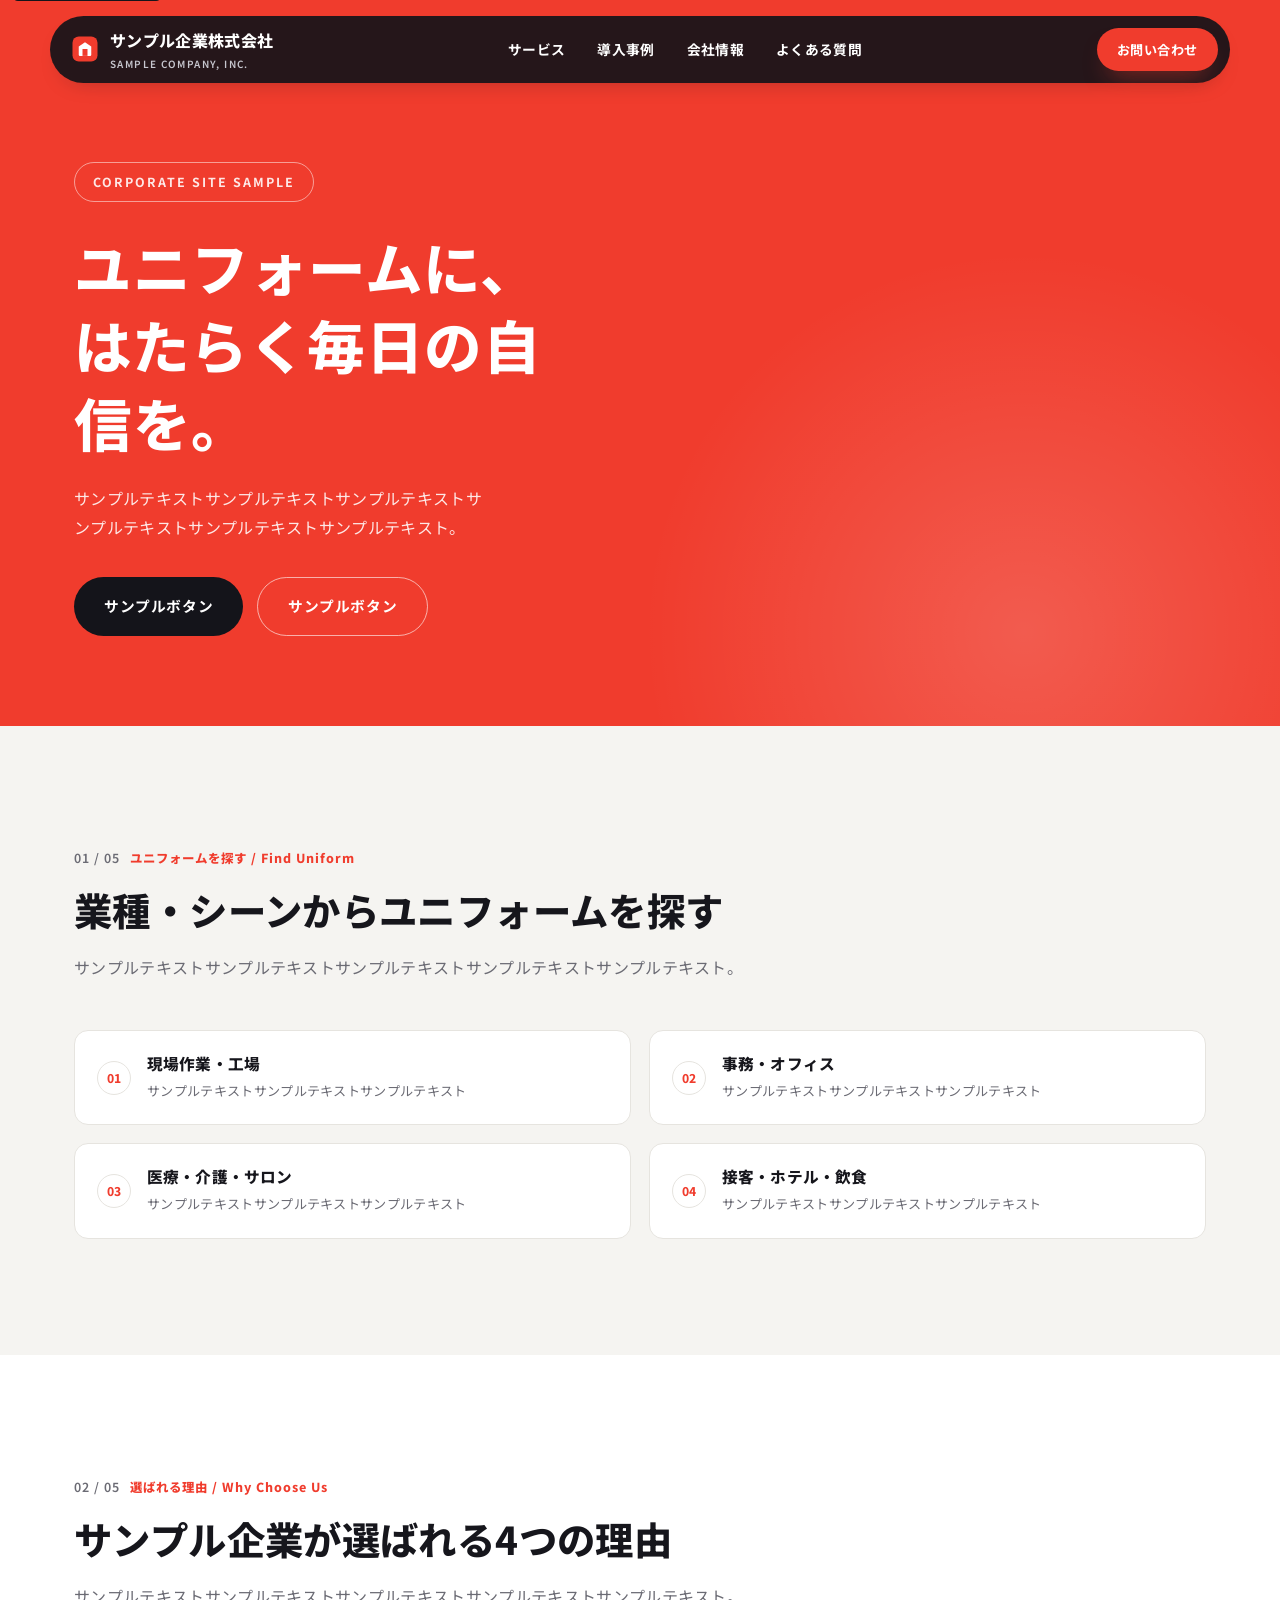
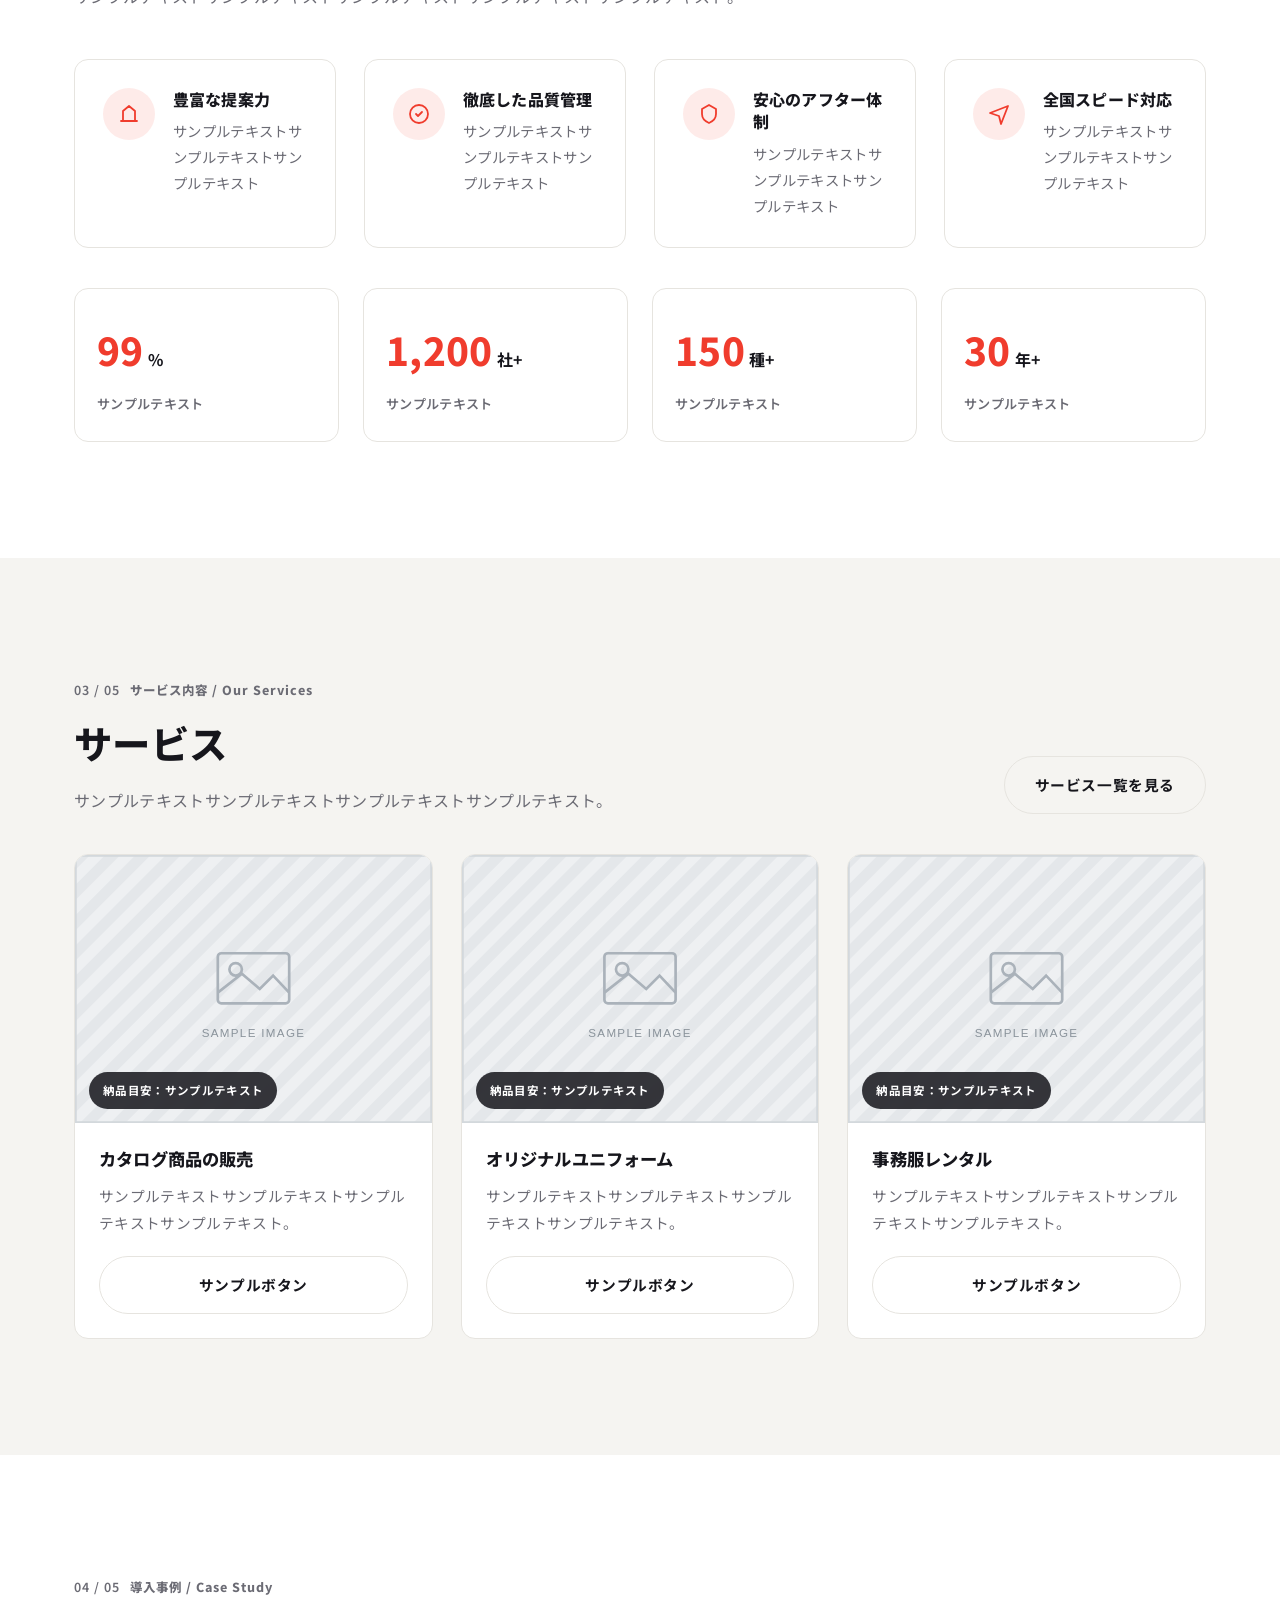
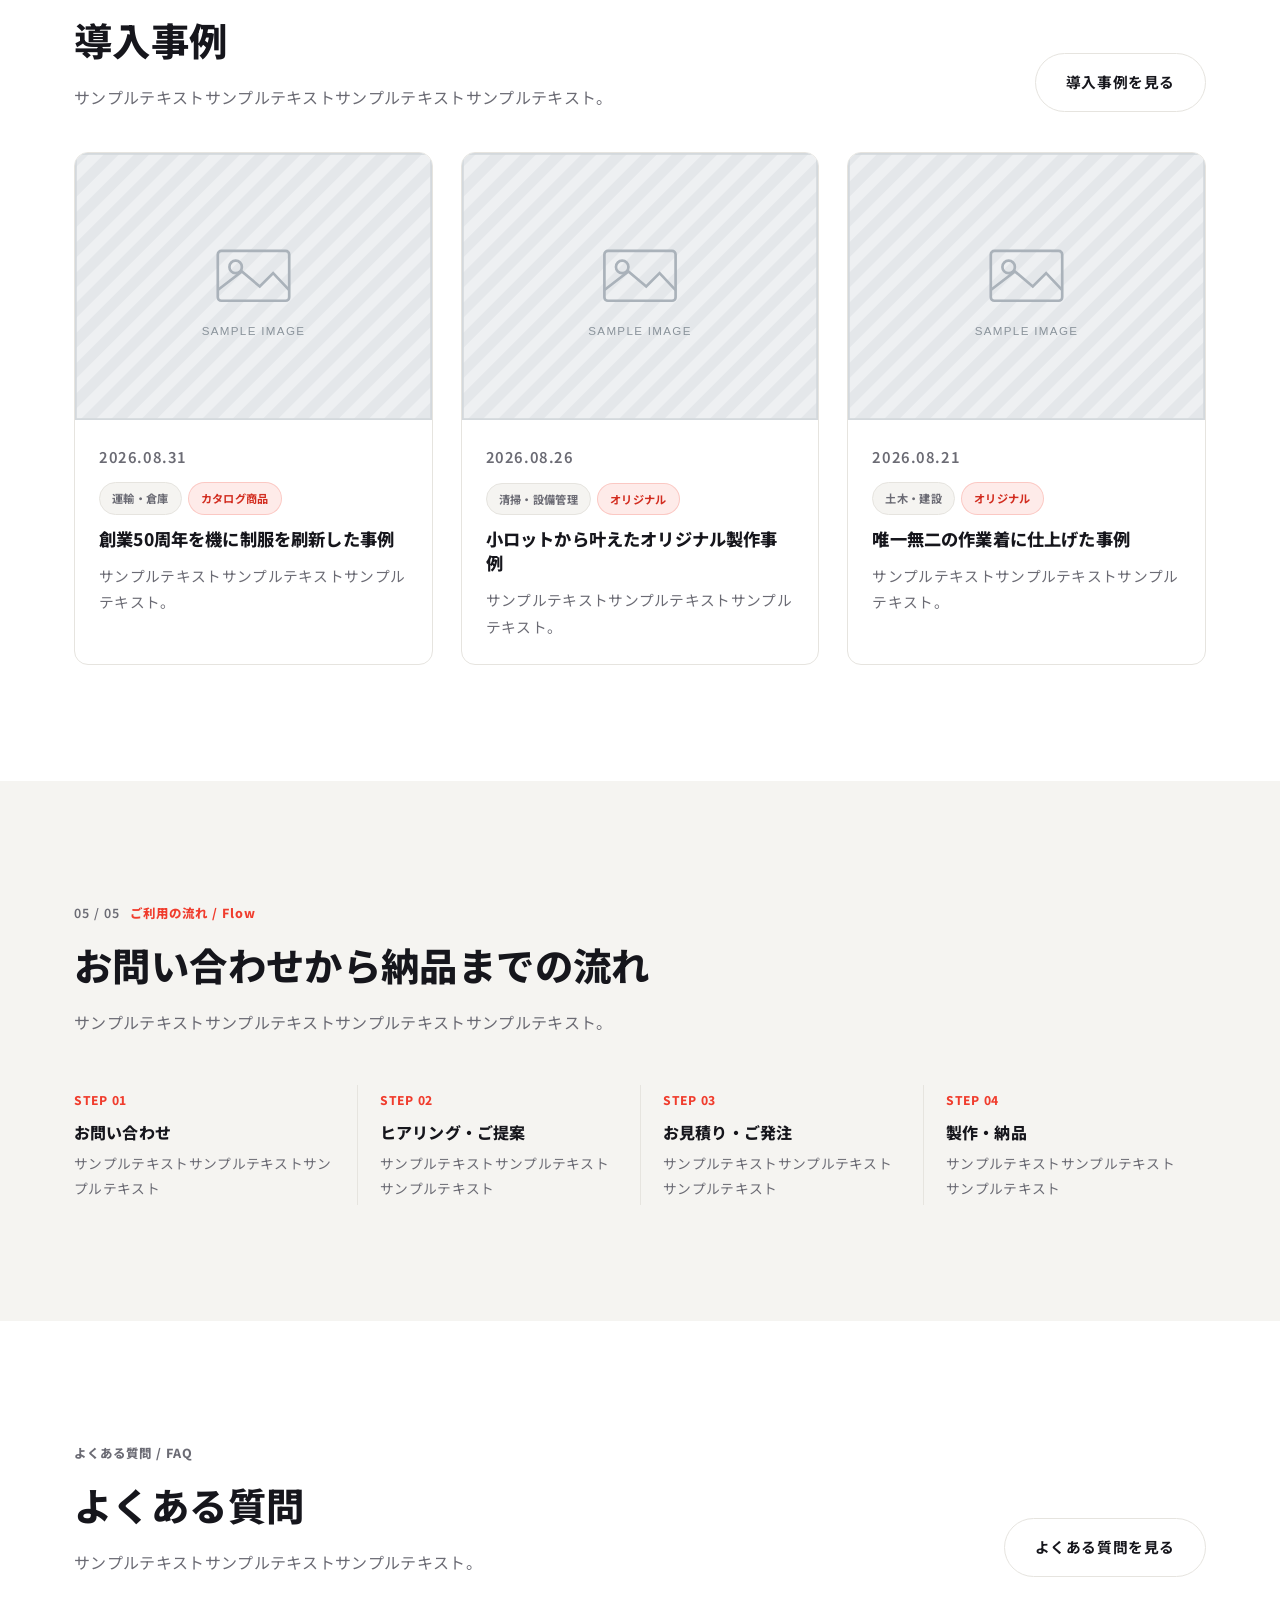
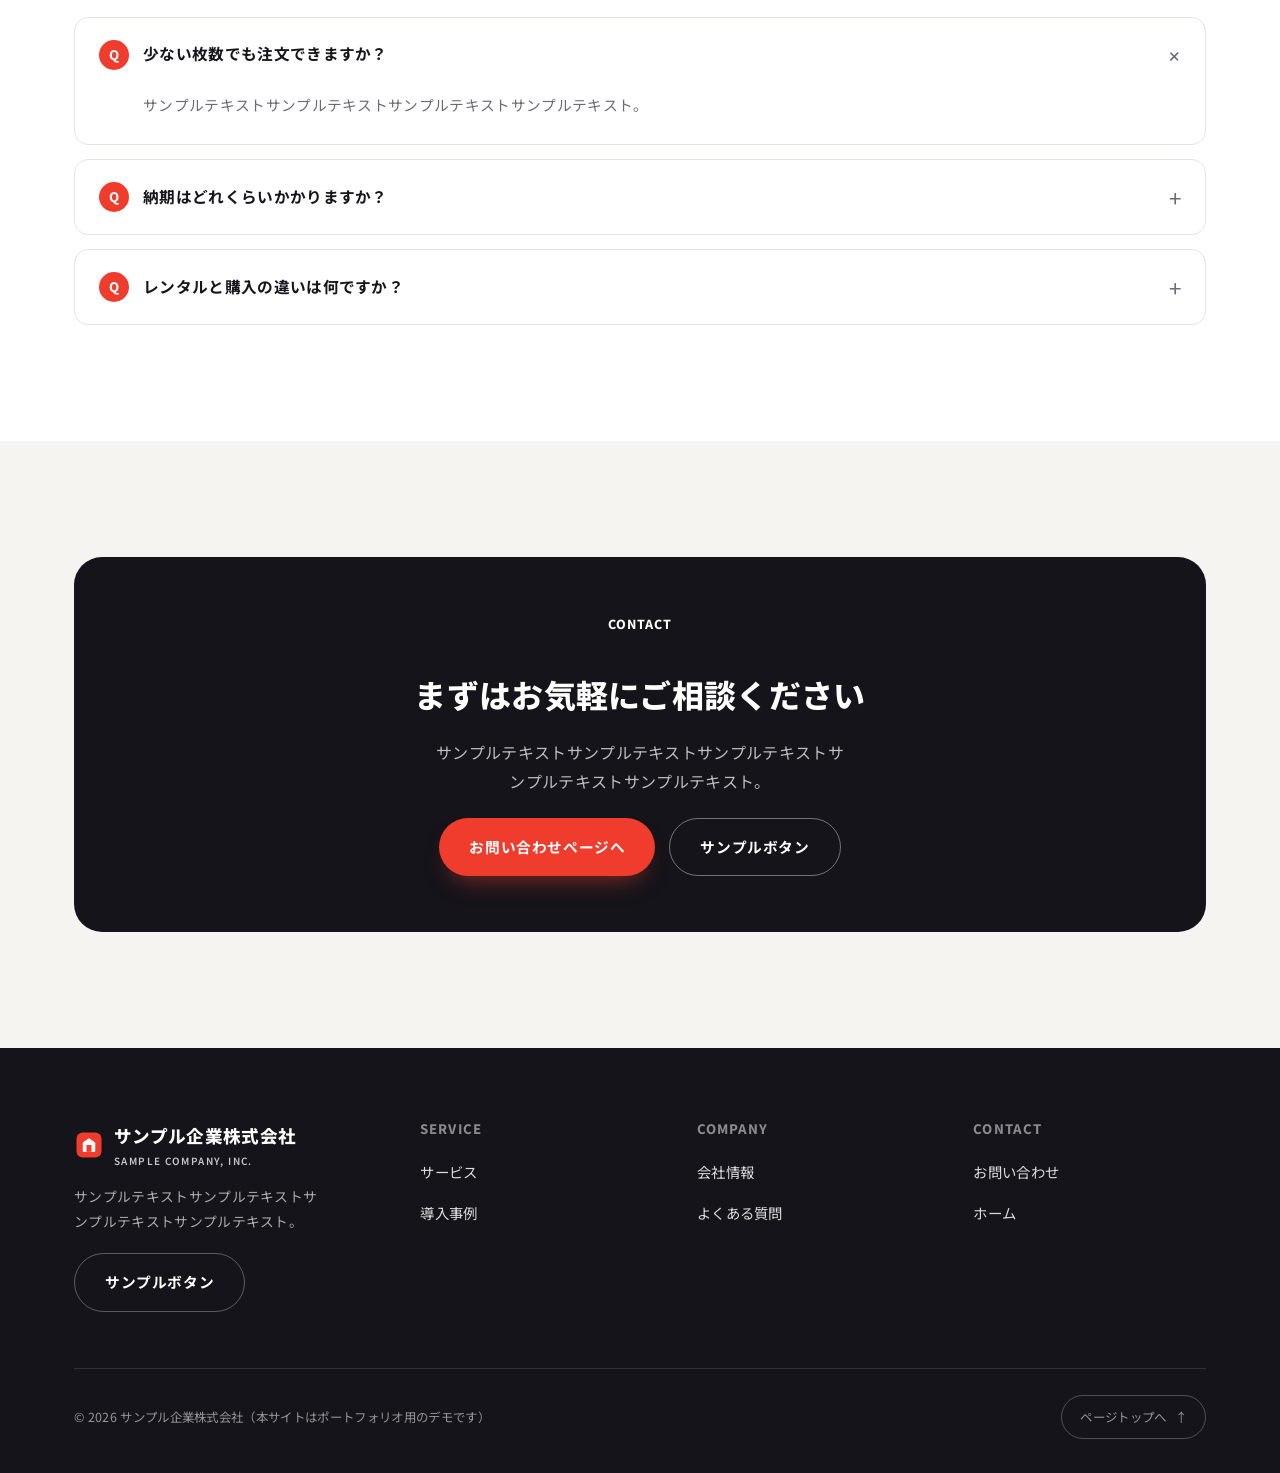
<file: index.html>
<!DOCTYPE html>
<html lang="ja">
<head>
<meta charset="UTF-8">
<meta name="viewport" content="width=device-width, initial-scale=1.0">
<title>サンプル企業株式会社｜ユニフォーム提案・販売・レンタルの総合サイト（デモ）</title>
<meta name="description" content="サンプル企業株式会社の公式サイト（ポートフォリオ用デモ）。サービス、導入事例、会社情報、よくある質問、お問い合わせをご案内します。画像・文章はすべてサンプルです。">
<meta name="robots" content="noindex, nofollow">
<link rel="canonical" href="./index.html">
<meta property="og:type" content="website">
<meta property="og:title" content="サンプル企業株式会社｜コーポレートサイト（デモ）">
<meta property="og:description" content="サービス・導入事例・会社情報・よくある質問・お問い合わせをまとめたポートフォリオ用デモサイトです。">
<meta property="og:site_name" content="サンプル企業株式会社">
<meta property="og:image" content="assets/placeholder-wide.svg">
<meta name="twitter:card" content="summary_large_image">
<link rel="icon" type="image/svg+xml" href="assets/logo-mark.svg">
<link rel="preconnect" href="https://fonts.googleapis.com">
<link rel="preconnect" href="https://fonts.gstatic.com" crossorigin>
<link href="https://fonts.googleapis.com/css2?family=Noto+Sans+JP:wght@400;500;700;800;900&display=swap" rel="stylesheet">
<link rel="stylesheet" href="css/style.css">
<script type="application/ld+json">
{
  "@context": "https://schema.org",
  "@type": "Organization",
  "name": "サンプル企業株式会社",
  "alternateName": "SAMPLE COMPANY, INC.",
  "url": "./index.html",
  "description": "本サイトはポートフォリオ制作用のデモサイトです。掲載情報はすべて架空のサンプルです。",
  "logo": "assets/logo-mark.svg"
}
</script>
</head>
<body id="top">
<a class="skip-link" href="#main">本文へスキップ</a>

<header class="site-header">
  <div class="header-bar">
    <a class="brand" href="index.html">
      <img src="assets/logo-mark.svg" alt="" width="30" height="30">
      <span>サンプル企業株式会社<span class="brand-en">SAMPLE COMPANY, INC.</span></span>
    </a>
    <nav class="global-nav" aria-label="グローバルナビゲーション">
      <ul>
        <li><a href="service.html">サービス</a></li>
        <li><a href="case-study.html">導入事例</a></li>
        <li><a href="company.html">会社情報</a></li>
        <li><a href="faq.html">よくある質問</a></li>
      </ul>
    </nav>
    <a class="btn btn-primary header-cta" href="contact.html">お問い合わせ</a>
    <button type="button" class="nav-toggle" aria-expanded="false" aria-controls="mobile-nav" aria-label="メニューを開閉する"><span></span></button>
  </div>
</header>

<nav class="mobile-nav" id="mobile-nav" aria-label="モバイルナビゲーション">
  <ul>
    <li><a href="index.html" aria-current="page">ホーム</a></li>
    <li><a href="service.html">サービス</a></li>
    <li><a href="case-study.html">導入事例</a></li>
    <li><a href="company.html">会社情報</a></li>
    <li><a href="faq.html">よくある質問</a></li>
    <li><a href="contact.html">お問い合わせ</a></li>
  </ul>
  <a class="btn btn-primary" href="contact.html">お問い合わせはこちら</a>
</nav>

<main id="main">

  <section class="hero">
    <div class="container">
      <p class="hero-kicker">CORPORATE SITE SAMPLE</p>
      <h1>ユニフォームに、<br>はたらく毎日の自信を。</h1>
      <p>サンプルテキストサンプルテキストサンプルテキストサンプルテキストサンプルテキストサンプルテキスト。</p>
      <div class="hero-actions">
        <button type="button" class="btn btn-dark">サンプルボタン</button>
        <button type="button" class="btn btn-outline" style="border-color:rgba(255,255,255,.6);color:#fff;">サンプルボタン</button>
      </div>
    </div>
  </section>

  <section class="section" aria-labelledby="heading-explore">
    <div class="container">
      <p class="eyebrow"><span class="num">01 / 05</span>ユニフォームを探す / Find Uniform</p>
      <div class="section-head">
        <h2 id="heading-explore">業種・シーンからユニフォームを探す</h2>
        <p>サンプルテキストサンプルテキストサンプルテキストサンプルテキストサンプルテキスト。</p>
      </div>
      <div class="category-list">
        <div class="category-item">
          <span class="num" aria-hidden="true">01</span>
          <div>
            <h3>現場作業・工場</h3>
            <p>サンプルテキストサンプルテキストサンプルテキスト</p>
          </div>
        </div>
        <div class="category-item">
          <span class="num" aria-hidden="true">02</span>
          <div>
            <h3>事務・オフィス</h3>
            <p>サンプルテキストサンプルテキストサンプルテキスト</p>
          </div>
        </div>
        <div class="category-item">
          <span class="num" aria-hidden="true">03</span>
          <div>
            <h3>医療・介護・サロン</h3>
            <p>サンプルテキストサンプルテキストサンプルテキスト</p>
          </div>
        </div>
        <div class="category-item">
          <span class="num" aria-hidden="true">04</span>
          <div>
            <h3>接客・ホテル・飲食</h3>
            <p>サンプルテキストサンプルテキストサンプルテキスト</p>
          </div>
        </div>
      </div>
    </div>
  </section>

  <section class="section section-alt" aria-labelledby="heading-why">
    <div class="container">
      <p class="eyebrow"><span class="num">02 / 05</span>選ばれる理由 / Why Choose Us</p>
      <div class="section-head">
        <h2 id="heading-why">サンプル企業が選ばれる4つの理由</h2>
        <p>サンプルテキストサンプルテキストサンプルテキストサンプルテキストサンプルテキスト。</p>
      </div>
      <div class="grid grid-4">
        <div class="icon-feature">
          <div class="icon-wrap" aria-hidden="true">
            <svg viewBox="0 0 24 24" fill="none" stroke-width="1.8" stroke-linecap="round" stroke-linejoin="round"><path d="M4 19h16M6 19V9l6-5 6 5v10"/></svg>
          </div>
          <div>
            <h3>豊富な提案力</h3>
            <p>サンプルテキストサンプルテキストサンプルテキスト</p>
          </div>
        </div>
        <div class="icon-feature">
          <div class="icon-wrap" aria-hidden="true">
            <svg viewBox="0 0 24 24" fill="none" stroke-width="1.8" stroke-linecap="round" stroke-linejoin="round"><circle cx="12" cy="12" r="9"/><path d="M9 12l2 2 4-4"/></svg>
          </div>
          <div>
            <h3>徹底した品質管理</h3>
            <p>サンプルテキストサンプルテキストサンプルテキスト</p>
          </div>
        </div>
        <div class="icon-feature">
          <div class="icon-wrap" aria-hidden="true">
            <svg viewBox="0 0 24 24" fill="none" stroke-width="1.8" stroke-linecap="round" stroke-linejoin="round"><path d="M12 3l7 4v5c0 5-3.5 7.5-7 9-3.5-1.5-7-4-7-9V7l7-4z"/></svg>
          </div>
          <div>
            <h3>安心のアフター体制</h3>
            <p>サンプルテキストサンプルテキストサンプルテキスト</p>
          </div>
        </div>
        <div class="icon-feature">
          <div class="icon-wrap" aria-hidden="true">
            <svg viewBox="0 0 24 24" fill="none" stroke-width="1.8" stroke-linecap="round" stroke-linejoin="round"><path d="M3 11l18-7-7 18-2-8-9-3z"/></svg>
          </div>
          <div>
            <h3>全国スピード対応</h3>
            <p>サンプルテキストサンプルテキストサンプルテキスト</p>
          </div>
        </div>
      </div>

      <div class="stat-row mt-40">
        <div class="stat">
          <p class="value">99<small>%</small></p>
          <p class="label">サンプルテキスト</p>
        </div>
        <div class="stat">
          <p class="value">1,200<small>社+</small></p>
          <p class="label">サンプルテキスト</p>
        </div>
        <div class="stat">
          <p class="value">150<small>種+</small></p>
          <p class="label">サンプルテキスト</p>
        </div>
        <div class="stat">
          <p class="value">30<small>年+</small></p>
          <p class="label">サンプルテキスト</p>
        </div>
      </div>
    </div>
  </section>

  <section class="section" aria-labelledby="heading-service">
    <div class="container">
      <div class="section-head-row">
        <div class="section-head" style="margin-bottom:0;">
          <p class="eyebrow"><span class="num">03 / 05</span>サービス内容 / Our Services</p>
          <h2 id="heading-service">サービス</h2>
          <p>サンプルテキストサンプルテキストサンプルテキストサンプルテキスト。</p>
        </div>
        <a class="btn btn-outline" href="service.html">サービス一覧を見る</a>
      </div>

      <div class="grid grid-3 mt-40">
        <article class="card service-card">
          <div class="card-media">
            <img src="assets/placeholder-card.svg" alt="サンプル画像" width="400" height="300" loading="lazy">
            <span class="lead-time">納品目安：サンプルテキスト</span>
          </div>
          <div class="card-body">
            <h3>カタログ商品の販売</h3>
            <p>サンプルテキストサンプルテキストサンプルテキストサンプルテキスト。</p>
            <div class="card-foot">
              <button type="button" class="btn btn-outline btn-block">サンプルボタン</button>
            </div>
          </div>
        </article>
        <article class="card service-card">
          <div class="card-media">
            <img src="assets/placeholder-card.svg" alt="サンプル画像" width="400" height="300" loading="lazy">
            <span class="lead-time">納品目安：サンプルテキスト</span>
          </div>
          <div class="card-body">
            <h3>オリジナルユニフォーム</h3>
            <p>サンプルテキストサンプルテキストサンプルテキストサンプルテキスト。</p>
            <div class="card-foot">
              <button type="button" class="btn btn-outline btn-block">サンプルボタン</button>
            </div>
          </div>
        </article>
        <article class="card service-card">
          <div class="card-media">
            <img src="assets/placeholder-card.svg" alt="サンプル画像" width="400" height="300" loading="lazy">
            <span class="lead-time">納品目安：サンプルテキスト</span>
          </div>
          <div class="card-body">
            <h3>事務服レンタル</h3>
            <p>サンプルテキストサンプルテキストサンプルテキストサンプルテキスト。</p>
            <div class="card-foot">
              <button type="button" class="btn btn-outline btn-block">サンプルボタン</button>
            </div>
          </div>
        </article>
      </div>
    </div>
  </section>

  <section class="section section-alt" aria-labelledby="heading-case">
    <div class="container">
      <div class="section-head-row">
        <div class="section-head" style="margin-bottom:0;">
          <p class="eyebrow"><span class="num">04 / 05</span>導入事例 / Case Study</p>
          <h2 id="heading-case">導入事例</h2>
          <p>サンプルテキストサンプルテキストサンプルテキストサンプルテキスト。</p>
        </div>
        <a class="btn btn-outline" href="case-study.html">導入事例を見る</a>
      </div>

      <div class="grid grid-3 mt-40">
        <article class="card">
          <div class="card-media">
            <img src="assets/placeholder-card.svg" alt="サンプル画像" width="400" height="300" loading="lazy">
          </div>
          <div class="card-body">
            <p class="card-meta"><time datetime="2026-08-31">2026.08.31</time></p>
            <div class="card-tags">
              <span class="tag">運輸・倉庫</span>
              <span class="tag tag-primary">カタログ商品</span>
            </div>
            <h3>創業50周年を機に制服を刷新した事例</h3>
            <p>サンプルテキストサンプルテキストサンプルテキスト。</p>
          </div>
        </article>
        <article class="card">
          <div class="card-media">
            <img src="assets/placeholder-card.svg" alt="サンプル画像" width="400" height="300" loading="lazy">
          </div>
          <div class="card-body">
            <p class="card-meta"><time datetime="2026-08-26">2026.08.26</time></p>
            <div class="card-tags">
              <span class="tag">清掃・設備管理</span>
              <span class="tag tag-primary">オリジナル</span>
            </div>
            <h3>小ロットから叶えたオリジナル製作事例</h3>
            <p>サンプルテキストサンプルテキストサンプルテキスト。</p>
          </div>
        </article>
        <article class="card">
          <div class="card-media">
            <img src="assets/placeholder-card.svg" alt="サンプル画像" width="400" height="300" loading="lazy">
          </div>
          <div class="card-body">
            <p class="card-meta"><time datetime="2026-08-21">2026.08.21</time></p>
            <div class="card-tags">
              <span class="tag">土木・建設</span>
              <span class="tag tag-primary">オリジナル</span>
            </div>
            <h3>唯一無二の作業着に仕上げた事例</h3>
            <p>サンプルテキストサンプルテキストサンプルテキスト。</p>
          </div>
        </article>
      </div>
    </div>
  </section>

  <section class="section" aria-labelledby="heading-flow">
    <div class="container">
      <p class="eyebrow"><span class="num">05 / 05</span>ご利用の流れ / Flow</p>
      <div class="section-head">
        <h2 id="heading-flow">お問い合わせから納品までの流れ</h2>
        <p>サンプルテキストサンプルテキストサンプルテキストサンプルテキスト。</p>
      </div>
      <div class="flow-list">
        <div class="flow-step">
          <span class="step-num">STEP 01</span>
          <h3>お問い合わせ</h3>
          <p>サンプルテキストサンプルテキストサンプルテキスト</p>
        </div>
        <div class="flow-step">
          <span class="step-num">STEP 02</span>
          <h3>ヒアリング・ご提案</h3>
          <p>サンプルテキストサンプルテキストサンプルテキスト</p>
        </div>
        <div class="flow-step">
          <span class="step-num">STEP 03</span>
          <h3>お見積り・ご発注</h3>
          <p>サンプルテキストサンプルテキストサンプルテキスト</p>
        </div>
        <div class="flow-step">
          <span class="step-num">STEP 04</span>
          <h3>製作・納品</h3>
          <p>サンプルテキストサンプルテキストサンプルテキスト</p>
        </div>
      </div>
    </div>
  </section>

  <section class="section section-alt" aria-labelledby="heading-faq-preview">
    <div class="container">
      <div class="section-head-row">
        <div class="section-head" style="margin-bottom:0;">
          <p class="eyebrow">よくある質問 / FAQ</p>
          <h2 id="heading-faq-preview">よくある質問</h2>
          <p>サンプルテキストサンプルテキストサンプルテキスト。</p>
        </div>
        <a class="btn btn-outline" href="faq.html">よくある質問を見る</a>
      </div>

      <div class="faq-list mt-40">
        <details class="faq-item" open>
          <summary><span class="q-mark" aria-hidden="true">Q</span>少ない枚数でも注文できますか？</summary>
          <p class="faq-answer">サンプルテキストサンプルテキストサンプルテキストサンプルテキスト。</p>
        </details>
        <details class="faq-item">
          <summary><span class="q-mark" aria-hidden="true">Q</span>納期はどれくらいかかりますか？</summary>
          <p class="faq-answer">サンプルテキストサンプルテキストサンプルテキストサンプルテキスト。</p>
        </details>
        <details class="faq-item">
          <summary><span class="q-mark" aria-hidden="true">Q</span>レンタルと購入の違いは何ですか？</summary>
          <p class="faq-answer">サンプルテキストサンプルテキストサンプルテキストサンプルテキスト。</p>
        </details>
      </div>
    </div>
  </section>

  <section class="section">
    <div class="container">
      <div class="cta-band">
        <p class="eyebrow" style="color:#fff;">CONTACT</p>
        <h2>まずはお気軽にご相談ください</h2>
        <p>サンプルテキストサンプルテキストサンプルテキストサンプルテキストサンプルテキスト。</p>
        <div class="cta-actions">
          <a class="btn btn-primary" href="contact.html">お問い合わせページへ</a>
          <button type="button" class="btn btn-outline" style="border-color:rgba(255,255,255,.4);color:#fff;">サンプルボタン</button>
        </div>
      </div>
    </div>
  </section>

</main>

<footer class="site-footer">
  <div class="container">
    <div class="footer-top">
      <div class="footer-brand">
        <a class="brand" href="index.html">
          <img src="assets/logo-mark.svg" alt="" width="30" height="30">
          <span>サンプル企業株式会社<span class="brand-en">SAMPLE COMPANY, INC.</span></span>
        </a>
        <p>サンプルテキストサンプルテキストサンプルテキストサンプルテキスト。</p>
        <button type="button" class="btn btn-outline-inverse">サンプルボタン</button>
      </div>
      <nav class="footer-col" aria-label="サービス関連リンク">
        <h3>SERVICE</h3>
        <ul>
          <li><a href="service.html">サービス</a></li>
          <li><a href="case-study.html">導入事例</a></li>
        </ul>
      </nav>
      <nav class="footer-col" aria-label="会社情報関連リンク">
        <h3>COMPANY</h3>
        <ul>
          <li><a href="company.html">会社情報</a></li>
          <li><a href="faq.html">よくある質問</a></li>
        </ul>
      </nav>
      <nav class="footer-col" aria-label="お問い合わせ関連リンク">
        <h3>CONTACT</h3>
        <ul>
          <li><a href="contact.html">お問い合わせ</a></li>
          <li><a href="index.html">ホーム</a></li>
        </ul>
      </nav>
    </div>
    <div class="footer-bottom">
      <p>&copy; 2026 サンプル企業株式会社（本サイトはポートフォリオ用のデモです）</p>
      <a class="to-top" href="#top">ページトップへ<span aria-hidden="true"> ↑</span></a>
    </div>
  </div>
</footer>

<script src="js/script.js" defer></script>
</body>
</html>
</file>
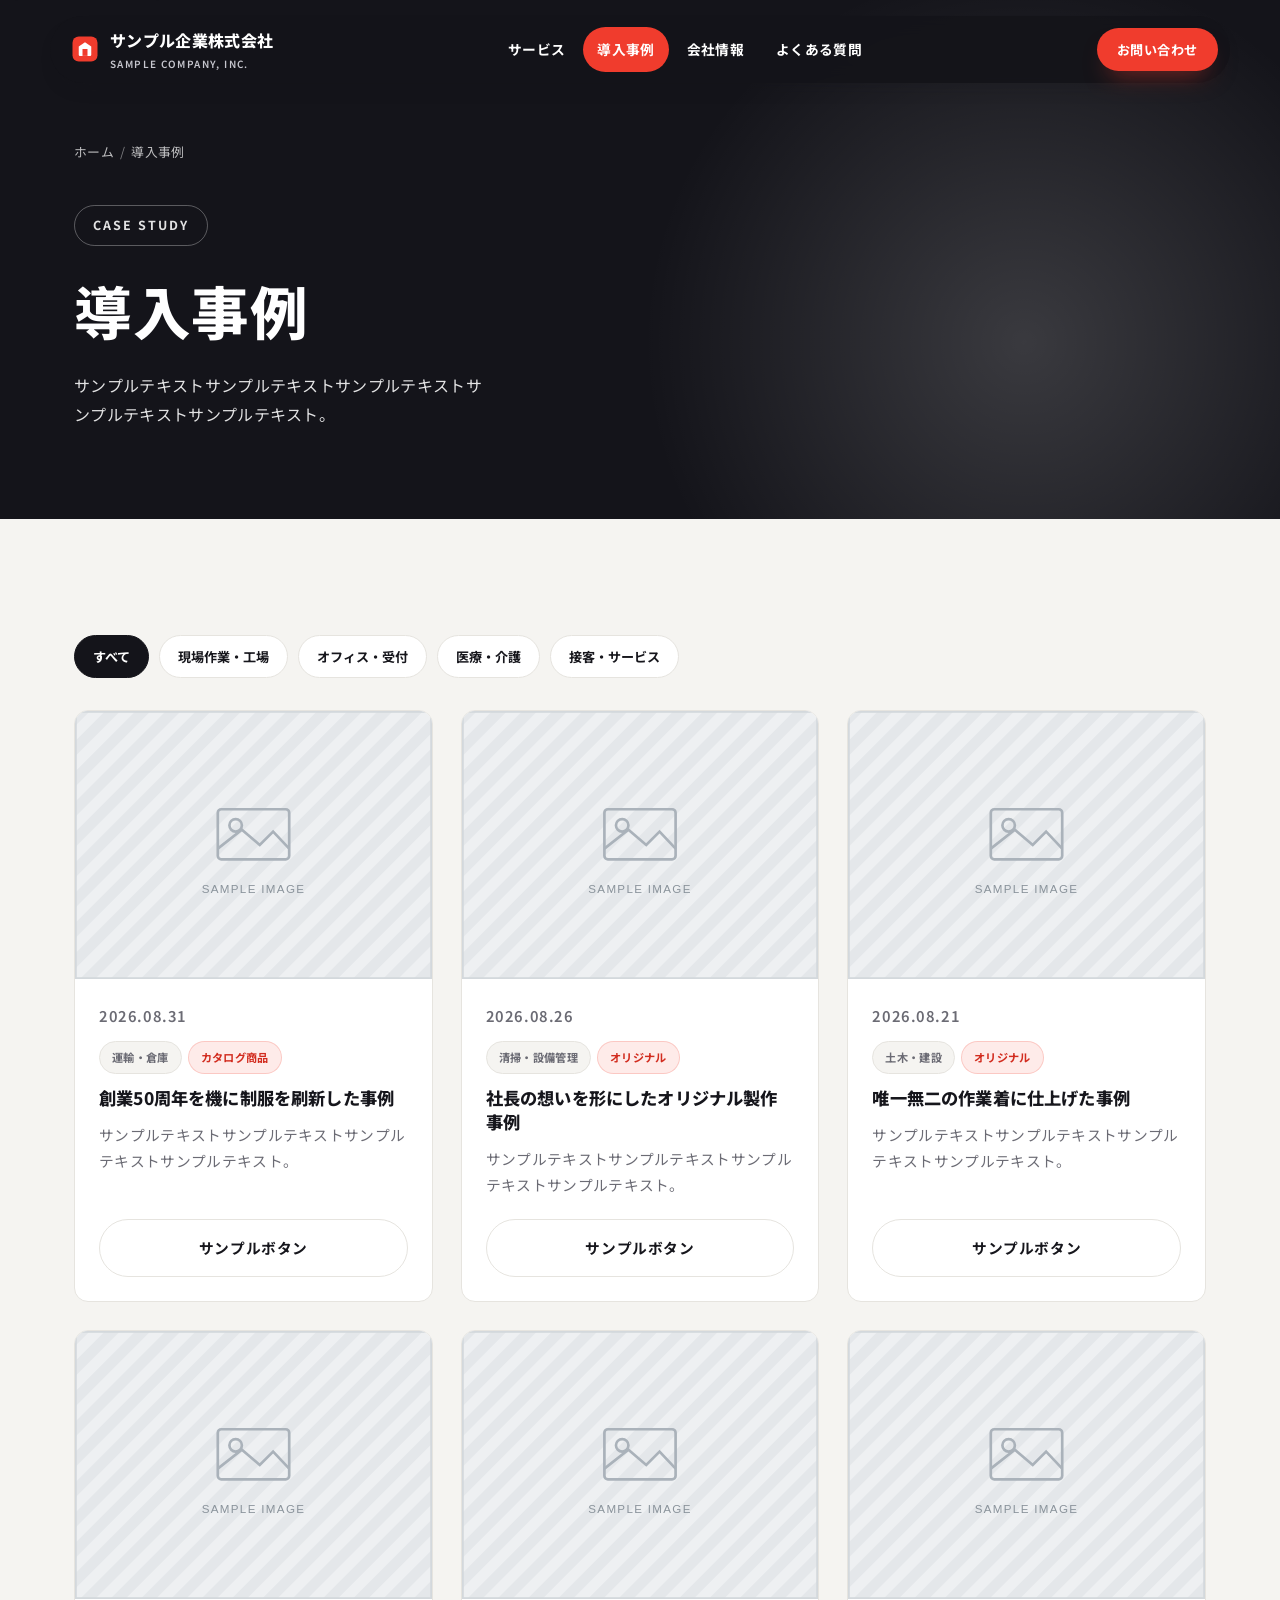
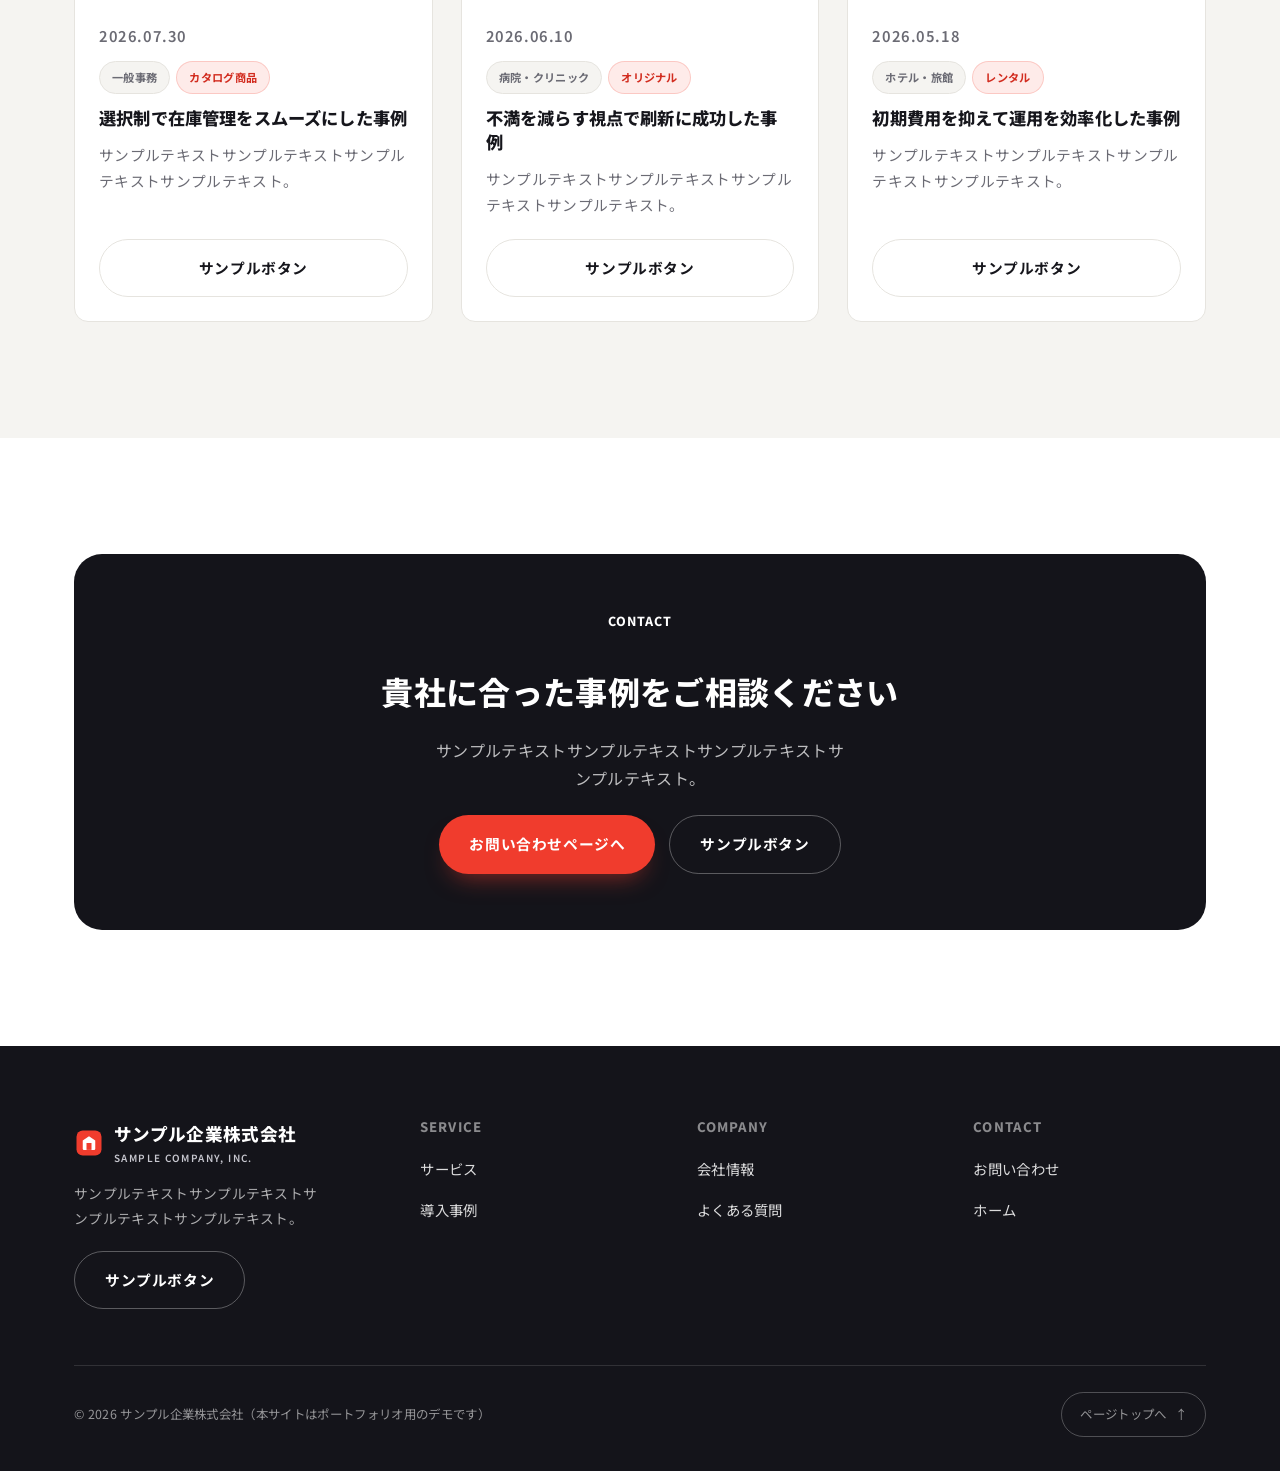
<file: case-study.html>
<!DOCTYPE html>
<html lang="ja">
<head>
<meta charset="UTF-8">
<meta name="viewport" content="width=device-width, initial-scale=1.0">
<title>導入事例｜サンプル企業株式会社（デモ）</title>
<meta name="description" content="サンプル企業の導入事例をご紹介します。業種別・サービス別に事例を絞り込んでご覧いただけます（ポートフォリオ用デモページ）。">
<meta name="robots" content="noindex, nofollow">
<link rel="canonical" href="./case-study.html">
<meta property="og:type" content="website">
<meta property="og:title" content="導入事例｜サンプル企業株式会社">
<meta property="og:description" content="業種別・サービス別の導入事例紹介ページ（デモ）。">
<meta property="og:site_name" content="サンプル企業株式会社">
<meta property="og:image" content="assets/placeholder-wide.svg">
<meta name="twitter:card" content="summary_large_image">
<link rel="icon" type="image/svg+xml" href="assets/logo-mark.svg">
<link rel="preconnect" href="https://fonts.googleapis.com">
<link rel="preconnect" href="https://fonts.gstatic.com" crossorigin>
<link href="https://fonts.googleapis.com/css2?family=Noto+Sans+JP:wght@400;500;700;800;900&display=swap" rel="stylesheet">
<link rel="stylesheet" href="css/style.css">
</head>
<body id="top">
<a class="skip-link" href="#main">本文へスキップ</a>

<header class="site-header">
  <div class="header-bar">
    <a class="brand" href="index.html">
      <img src="assets/logo-mark.svg" alt="" width="30" height="30">
      <span>サンプル企業株式会社<span class="brand-en">SAMPLE COMPANY, INC.</span></span>
    </a>
    <nav class="global-nav" aria-label="グローバルナビゲーション">
      <ul>
        <li><a href="service.html">サービス</a></li>
        <li><a href="case-study.html" aria-current="page">導入事例</a></li>
        <li><a href="company.html">会社情報</a></li>
        <li><a href="faq.html">よくある質問</a></li>
      </ul>
    </nav>
    <a class="btn btn-primary header-cta" href="contact.html">お問い合わせ</a>
    <button type="button" class="nav-toggle" aria-expanded="false" aria-controls="mobile-nav" aria-label="メニューを開閉する"><span></span></button>
  </div>
</header>

<nav class="mobile-nav" id="mobile-nav" aria-label="モバイルナビゲーション">
  <ul>
    <li><a href="index.html">ホーム</a></li>
    <li><a href="service.html">サービス</a></li>
    <li><a href="case-study.html" aria-current="page">導入事例</a></li>
    <li><a href="company.html">会社情報</a></li>
    <li><a href="faq.html">よくある質問</a></li>
    <li><a href="contact.html">お問い合わせ</a></li>
  </ul>
  <a class="btn btn-primary" href="contact.html">お問い合わせはこちら</a>
</nav>

<main id="main">

  <section class="hero hero-sub">
    <div class="container">
      <ol class="breadcrumb" style="margin-bottom:20px;">
        <li><a href="index.html">ホーム</a></li>
        <li aria-current="page">導入事例</li>
      </ol>
      <p class="hero-kicker">CASE STUDY</p>
      <h1>導入事例</h1>
      <p>サンプルテキストサンプルテキストサンプルテキストサンプルテキストサンプルテキスト。</p>
    </div>
  </section>

  <section class="section">
    <div class="container">

      <div class="faq-filter" role="group" aria-label="業種で絞り込む">
        <button type="button" data-filter="all" aria-pressed="true">すべて</button>
        <button type="button" data-filter="factory" aria-pressed="false">現場作業・工場</button>
        <button type="button" data-filter="office" aria-pressed="false">オフィス・受付</button>
        <button type="button" data-filter="medical" aria-pressed="false">医療・介護</button>
        <button type="button" data-filter="service" aria-pressed="false">接客・サービス</button>
      </div>

      <div class="grid grid-3">
        <article class="card" data-category="factory">
          <div class="card-media">
            <img src="assets/placeholder-card.svg" alt="サンプル画像" width="400" height="300" loading="lazy">
          </div>
          <div class="card-body">
            <p class="card-meta"><time datetime="2026-08-31">2026.08.31</time></p>
            <div class="card-tags">
              <span class="tag">運輸・倉庫</span>
              <span class="tag tag-primary">カタログ商品</span>
            </div>
            <h3>創業50周年を機に制服を刷新した事例</h3>
            <p>サンプルテキストサンプルテキストサンプルテキストサンプルテキスト。</p>
            <div class="card-foot">
              <button type="button" class="btn btn-outline btn-block">サンプルボタン</button>
            </div>
          </div>
        </article>

        <article class="card" data-category="factory">
          <div class="card-media">
            <img src="assets/placeholder-card.svg" alt="サンプル画像" width="400" height="300" loading="lazy">
          </div>
          <div class="card-body">
            <p class="card-meta"><time datetime="2026-08-26">2026.08.26</time></p>
            <div class="card-tags">
              <span class="tag">清掃・設備管理</span>
              <span class="tag tag-primary">オリジナル</span>
            </div>
            <h3>社長の想いを形にしたオリジナル製作事例</h3>
            <p>サンプルテキストサンプルテキストサンプルテキストサンプルテキスト。</p>
            <div class="card-foot">
              <button type="button" class="btn btn-outline btn-block">サンプルボタン</button>
            </div>
          </div>
        </article>

        <article class="card" data-category="factory">
          <div class="card-media">
            <img src="assets/placeholder-card.svg" alt="サンプル画像" width="400" height="300" loading="lazy">
          </div>
          <div class="card-body">
            <p class="card-meta"><time datetime="2026-08-21">2026.08.21</time></p>
            <div class="card-tags">
              <span class="tag">土木・建設</span>
              <span class="tag tag-primary">オリジナル</span>
            </div>
            <h3>唯一無二の作業着に仕上げた事例</h3>
            <p>サンプルテキストサンプルテキストサンプルテキストサンプルテキスト。</p>
            <div class="card-foot">
              <button type="button" class="btn btn-outline btn-block">サンプルボタン</button>
            </div>
          </div>
        </article>

        <article class="card" data-category="office">
          <div class="card-media">
            <img src="assets/placeholder-card.svg" alt="サンプル画像" width="400" height="300" loading="lazy">
          </div>
          <div class="card-body">
            <p class="card-meta"><time datetime="2026-07-30">2026.07.30</time></p>
            <div class="card-tags">
              <span class="tag">一般事務</span>
              <span class="tag tag-primary">カタログ商品</span>
            </div>
            <h3>選択制で在庫管理をスムーズにした事例</h3>
            <p>サンプルテキストサンプルテキストサンプルテキストサンプルテキスト。</p>
            <div class="card-foot">
              <button type="button" class="btn btn-outline btn-block">サンプルボタン</button>
            </div>
          </div>
        </article>

        <article class="card" data-category="medical">
          <div class="card-media">
            <img src="assets/placeholder-card.svg" alt="サンプル画像" width="400" height="300" loading="lazy">
          </div>
          <div class="card-body">
            <p class="card-meta"><time datetime="2026-06-10">2026.06.10</time></p>
            <div class="card-tags">
              <span class="tag">病院・クリニック</span>
              <span class="tag tag-primary">オリジナル</span>
            </div>
            <h3>不満を減らす視点で刷新に成功した事例</h3>
            <p>サンプルテキストサンプルテキストサンプルテキストサンプルテキスト。</p>
            <div class="card-foot">
              <button type="button" class="btn btn-outline btn-block">サンプルボタン</button>
            </div>
          </div>
        </article>

        <article class="card" data-category="service">
          <div class="card-media">
            <img src="assets/placeholder-card.svg" alt="サンプル画像" width="400" height="300" loading="lazy">
          </div>
          <div class="card-body">
            <p class="card-meta"><time datetime="2026-05-18">2026.05.18</time></p>
            <div class="card-tags">
              <span class="tag">ホテル・旅館</span>
              <span class="tag tag-primary">レンタル</span>
            </div>
            <h3>初期費用を抑えて運用を効率化した事例</h3>
            <p>サンプルテキストサンプルテキストサンプルテキストサンプルテキスト。</p>
            <div class="card-foot">
              <button type="button" class="btn btn-outline btn-block">サンプルボタン</button>
            </div>
          </div>
        </article>
      </div>
    </div>
  </section>

  <section class="section section-alt">
    <div class="container">
      <div class="cta-band">
        <p class="eyebrow" style="color:#fff;">CONTACT</p>
        <h2>貴社に合った事例をご相談ください</h2>
        <p>サンプルテキストサンプルテキストサンプルテキストサンプルテキスト。</p>
        <div class="cta-actions">
          <a class="btn btn-primary" href="contact.html">お問い合わせページへ</a>
          <button type="button" class="btn btn-outline-inverse">サンプルボタン</button>
        </div>
      </div>
    </div>
  </section>

</main>

<footer class="site-footer">
  <div class="container">
    <div class="footer-top">
      <div class="footer-brand">
        <a class="brand" href="index.html">
          <img src="assets/logo-mark.svg" alt="" width="30" height="30">
          <span>サンプル企業株式会社<span class="brand-en">SAMPLE COMPANY, INC.</span></span>
        </a>
        <p>サンプルテキストサンプルテキストサンプルテキストサンプルテキスト。</p>
        <button type="button" class="btn btn-outline-inverse">サンプルボタン</button>
      </div>
      <nav class="footer-col" aria-label="サービス関連リンク">
        <h3>SERVICE</h3>
        <ul>
          <li><a href="service.html">サービス</a></li>
          <li><a href="case-study.html">導入事例</a></li>
        </ul>
      </nav>
      <nav class="footer-col" aria-label="会社情報関連リンク">
        <h3>COMPANY</h3>
        <ul>
          <li><a href="company.html">会社情報</a></li>
          <li><a href="faq.html">よくある質問</a></li>
        </ul>
      </nav>
      <nav class="footer-col" aria-label="お問い合わせ関連リンク">
        <h3>CONTACT</h3>
        <ul>
          <li><a href="contact.html">お問い合わせ</a></li>
          <li><a href="index.html">ホーム</a></li>
        </ul>
      </nav>
    </div>
    <div class="footer-bottom">
      <p>&copy; 2026 サンプル企業株式会社（本サイトはポートフォリオ用のデモです）</p>
      <a class="to-top" href="#top">ページトップへ<span aria-hidden="true"> ↑</span></a>
    </div>
  </div>
</footer>

<script src="js/script.js" defer></script>
</body>
</html>
</file>
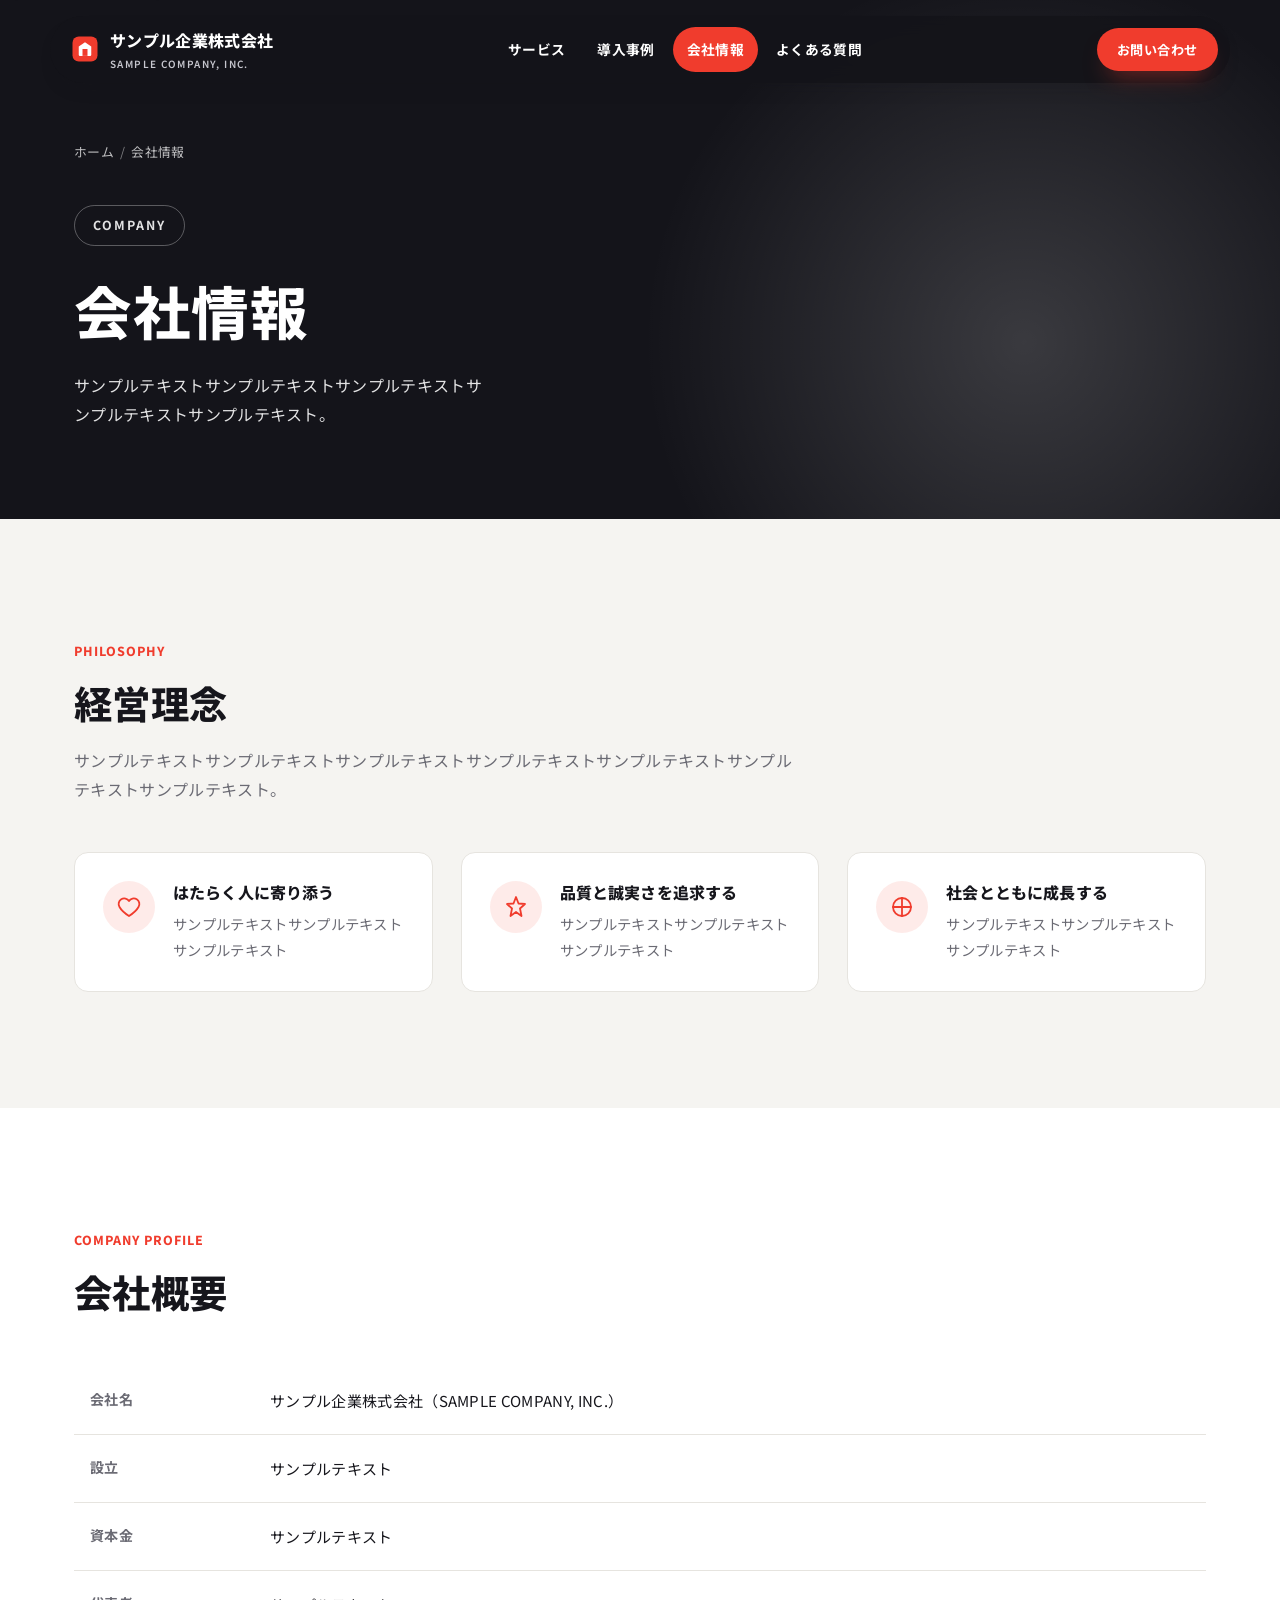
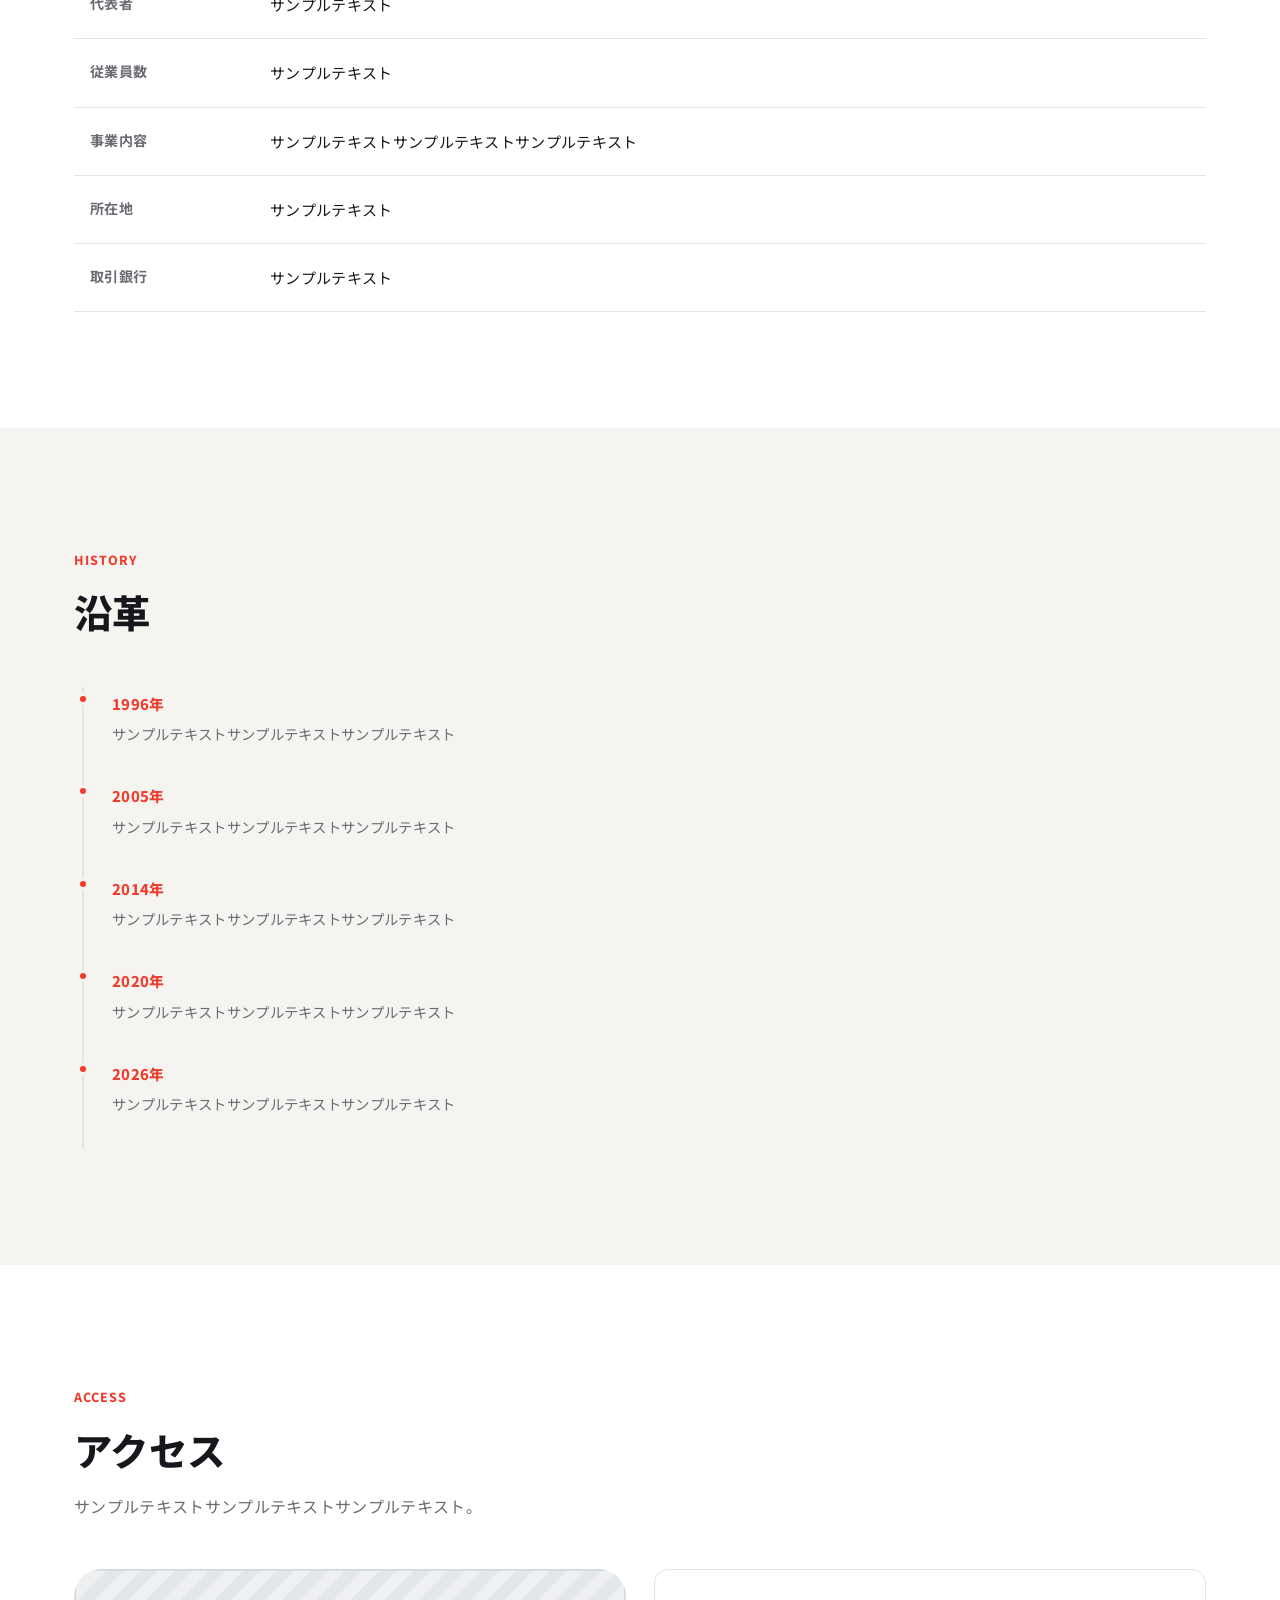
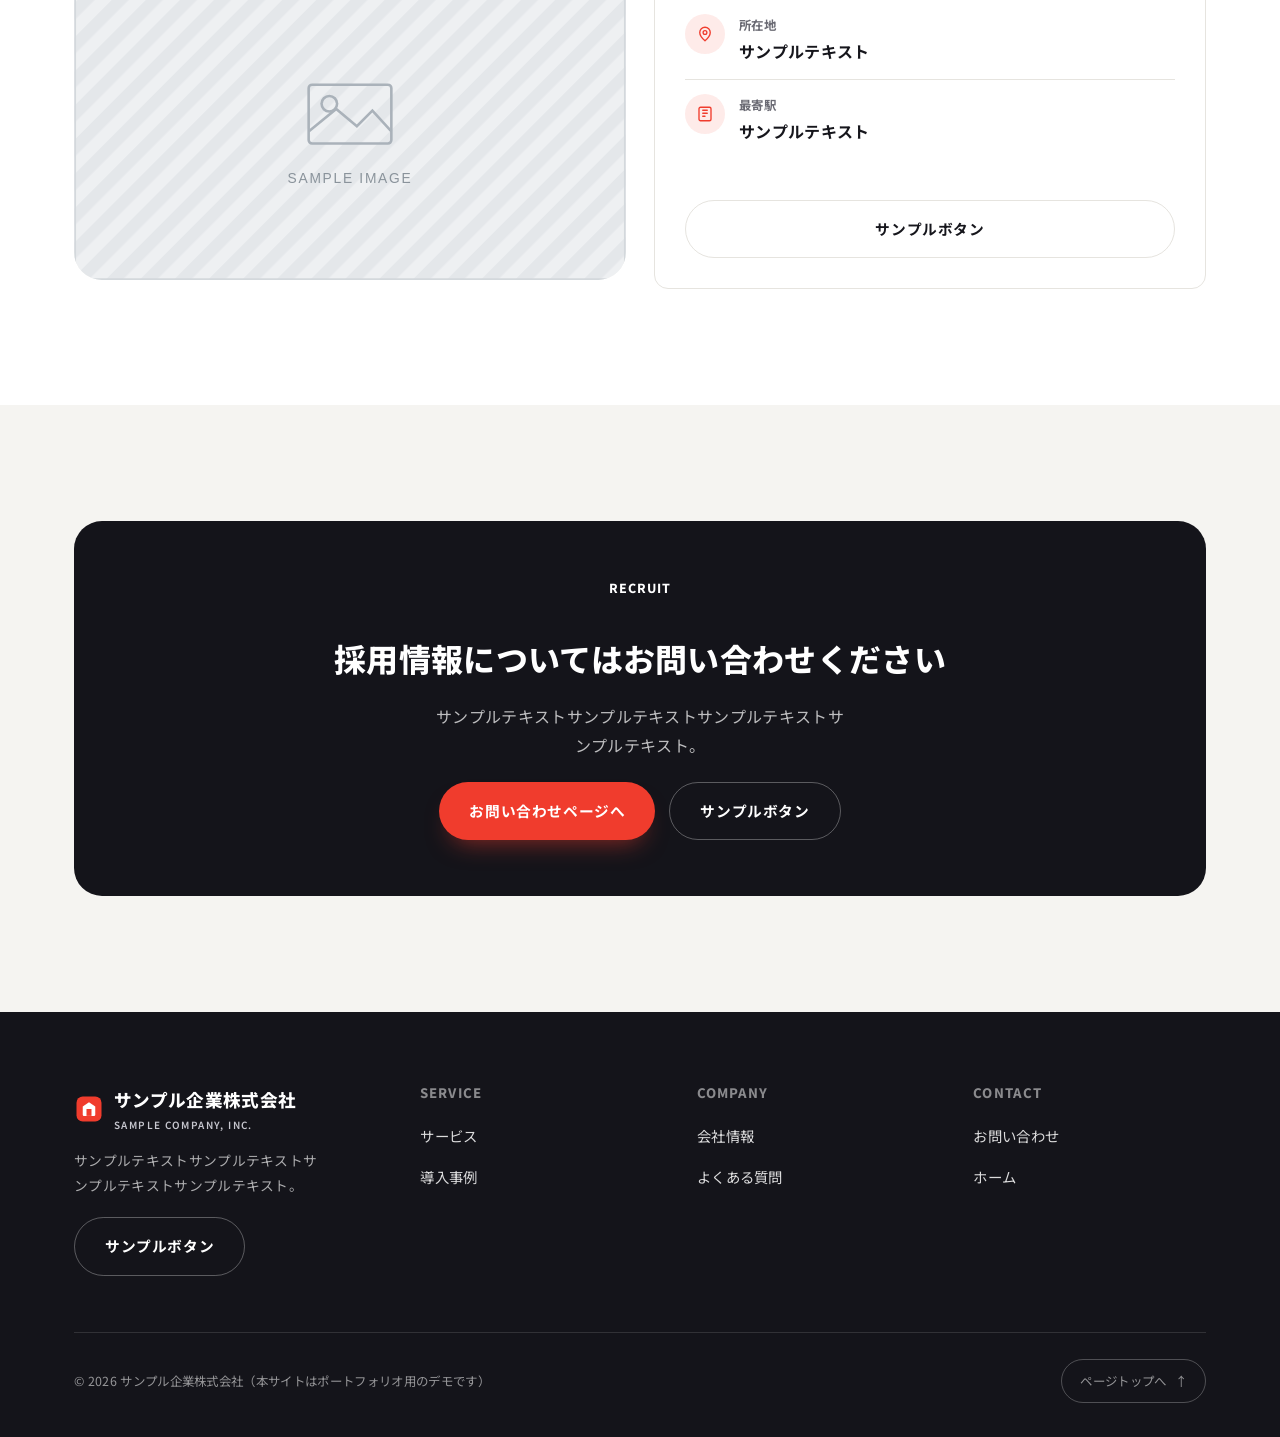
<file: company.html>
<!DOCTYPE html>
<html lang="ja">
<head>
<meta charset="UTF-8">
<meta name="viewport" content="width=device-width, initial-scale=1.0">
<title>会社情報｜サンプル企業株式会社（デモ）</title>
<meta name="description" content="サンプル企業株式会社の会社概要、沿革、経営理念をご紹介します（ポートフォリオ用デモページ）。">
<meta name="robots" content="noindex, nofollow">
<link rel="canonical" href="./company.html">
<meta property="og:type" content="website">
<meta property="og:title" content="会社情報｜サンプル企業株式会社">
<meta property="og:description" content="会社概要・沿革・経営理念のご紹介ページ（デモ）。">
<meta property="og:site_name" content="サンプル企業株式会社">
<meta property="og:image" content="assets/placeholder-wide.svg">
<meta name="twitter:card" content="summary_large_image">
<link rel="icon" type="image/svg+xml" href="assets/logo-mark.svg">
<link rel="preconnect" href="https://fonts.googleapis.com">
<link rel="preconnect" href="https://fonts.gstatic.com" crossorigin>
<link href="https://fonts.googleapis.com/css2?family=Noto+Sans+JP:wght@400;500;700;800;900&display=swap" rel="stylesheet">
<link rel="stylesheet" href="css/style.css">
</head>
<body id="top">
<a class="skip-link" href="#main">本文へスキップ</a>

<header class="site-header">
  <div class="header-bar">
    <a class="brand" href="index.html">
      <img src="assets/logo-mark.svg" alt="" width="30" height="30">
      <span>サンプル企業株式会社<span class="brand-en">SAMPLE COMPANY, INC.</span></span>
    </a>
    <nav class="global-nav" aria-label="グローバルナビゲーション">
      <ul>
        <li><a href="service.html">サービス</a></li>
        <li><a href="case-study.html">導入事例</a></li>
        <li><a href="company.html" aria-current="page">会社情報</a></li>
        <li><a href="faq.html">よくある質問</a></li>
      </ul>
    </nav>
    <a class="btn btn-primary header-cta" href="contact.html">お問い合わせ</a>
    <button type="button" class="nav-toggle" aria-expanded="false" aria-controls="mobile-nav" aria-label="メニューを開閉する"><span></span></button>
  </div>
</header>

<nav class="mobile-nav" id="mobile-nav" aria-label="モバイルナビゲーション">
  <ul>
    <li><a href="index.html">ホーム</a></li>
    <li><a href="service.html">サービス</a></li>
    <li><a href="case-study.html">導入事例</a></li>
    <li><a href="company.html" aria-current="page">会社情報</a></li>
    <li><a href="faq.html">よくある質問</a></li>
    <li><a href="contact.html">お問い合わせ</a></li>
  </ul>
  <a class="btn btn-primary" href="contact.html">お問い合わせはこちら</a>
</nav>

<main id="main">

  <section class="hero hero-sub">
    <div class="container">
      <ol class="breadcrumb" style="margin-bottom:20px;">
        <li><a href="index.html">ホーム</a></li>
        <li aria-current="page">会社情報</li>
      </ol>
      <p class="hero-kicker">COMPANY</p>
      <h1>会社情報</h1>
      <p>サンプルテキストサンプルテキストサンプルテキストサンプルテキストサンプルテキスト。</p>
    </div>
  </section>

  <section class="section" aria-labelledby="heading-philosophy">
    <div class="container">
      <p class="eyebrow">PHILOSOPHY</p>
      <div class="section-head">
        <h2 id="heading-philosophy">経営理念</h2>
        <p>サンプルテキストサンプルテキストサンプルテキストサンプルテキストサンプルテキストサンプルテキストサンプルテキスト。</p>
      </div>
      <div class="grid grid-3">
        <div class="icon-feature">
          <div class="icon-wrap" aria-hidden="true">
            <svg viewBox="0 0 24 24" fill="none" stroke-width="1.8" stroke-linecap="round" stroke-linejoin="round"><path d="M12 21s-7-4.5-9.5-9A5.5 5.5 0 0112 6a5.5 5.5 0 019.5 6c-2.5 4.5-9.5 9-9.5 9z"/></svg>
          </div>
          <div>
            <h3>はたらく人に寄り添う</h3>
            <p>サンプルテキストサンプルテキストサンプルテキスト</p>
          </div>
        </div>
        <div class="icon-feature">
          <div class="icon-wrap" aria-hidden="true">
            <svg viewBox="0 0 24 24" fill="none" stroke-width="1.8" stroke-linecap="round" stroke-linejoin="round"><path d="M12 2l2.5 6.5L21 9l-5 4.5L17.5 21 12 17l-5.5 4L8 13.5 3 9l6.5-.5z"/></svg>
          </div>
          <div>
            <h3>品質と誠実さを追求する</h3>
            <p>サンプルテキストサンプルテキストサンプルテキスト</p>
          </div>
        </div>
        <div class="icon-feature">
          <div class="icon-wrap" aria-hidden="true">
            <svg viewBox="0 0 24 24" fill="none" stroke-width="1.8" stroke-linecap="round" stroke-linejoin="round"><path d="M3 12h18M12 3v18"/><circle cx="12" cy="12" r="9"/></svg>
          </div>
          <div>
            <h3>社会とともに成長する</h3>
            <p>サンプルテキストサンプルテキストサンプルテキスト</p>
          </div>
        </div>
      </div>
    </div>
  </section>

  <section class="section section-alt" aria-labelledby="heading-outline">
    <div class="container">
      <p class="eyebrow">COMPANY PROFILE</p>
      <div class="section-head">
        <h2 id="heading-outline">会社概要</h2>
      </div>
      <table class="info-table">
        <tbody>
          <tr>
            <th scope="row">会社名</th>
            <td>サンプル企業株式会社（SAMPLE COMPANY, INC.）</td>
          </tr>
          <tr>
            <th scope="row">設立</th>
            <td>サンプルテキスト</td>
          </tr>
          <tr>
            <th scope="row">資本金</th>
            <td>サンプルテキスト</td>
          </tr>
          <tr>
            <th scope="row">代表者</th>
            <td>サンプルテキスト</td>
          </tr>
          <tr>
            <th scope="row">従業員数</th>
            <td>サンプルテキスト</td>
          </tr>
          <tr>
            <th scope="row">事業内容</th>
            <td>サンプルテキストサンプルテキストサンプルテキスト</td>
          </tr>
          <tr>
            <th scope="row">所在地</th>
            <td>サンプルテキスト</td>
          </tr>
          <tr>
            <th scope="row">取引銀行</th>
            <td>サンプルテキスト</td>
          </tr>
        </tbody>
      </table>
    </div>
  </section>

  <section class="section" aria-labelledby="heading-history">
    <div class="container">
      <p class="eyebrow">HISTORY</p>
      <div class="section-head">
        <h2 id="heading-history">沿革</h2>
      </div>
      <div class="timeline">
        <div class="timeline-item">
          <p class="year">1996年</p>
          <p>サンプルテキストサンプルテキストサンプルテキスト</p>
        </div>
        <div class="timeline-item">
          <p class="year">2005年</p>
          <p>サンプルテキストサンプルテキストサンプルテキスト</p>
        </div>
        <div class="timeline-item">
          <p class="year">2014年</p>
          <p>サンプルテキストサンプルテキストサンプルテキスト</p>
        </div>
        <div class="timeline-item">
          <p class="year">2020年</p>
          <p>サンプルテキストサンプルテキストサンプルテキスト</p>
        </div>
        <div class="timeline-item">
          <p class="year">2026年</p>
          <p>サンプルテキストサンプルテキストサンプルテキスト</p>
        </div>
      </div>
    </div>
  </section>

  <section class="section section-alt" aria-labelledby="heading-access">
    <div class="container">
      <p class="eyebrow">ACCESS</p>
      <div class="section-head">
        <h2 id="heading-access">アクセス</h2>
        <p>サンプルテキストサンプルテキストサンプルテキスト。</p>
      </div>
      <div class="grid grid-2">
        <div class="card-media" style="border-radius:var(--radius-l); aspect-ratio:16/9;">
          <img src="assets/placeholder-wide.svg" alt="サンプル画像" width="640" height="360" loading="lazy">
        </div>
        <div class="contact-card" style="align-self:center;">
          <div class="contact-method">
            <div class="icon-wrap" aria-hidden="true">
              <svg viewBox="0 0 24 24" fill="none" stroke-width="1.8" stroke-linecap="round" stroke-linejoin="round"><path d="M12 21s-7-6-7-11a7 7 0 0114 0c0 5-7 11-7 11z"/><circle cx="12" cy="10" r="2.5"/></svg>
            </div>
            <div>
              <p class="label">所在地</p>
              <p class="value">サンプルテキスト</p>
            </div>
          </div>
          <div class="contact-method">
            <div class="icon-wrap" aria-hidden="true">
              <svg viewBox="0 0 24 24" fill="none" stroke-width="1.8" stroke-linecap="round" stroke-linejoin="round"><rect x="4" y="3" width="16" height="18" rx="2"/><path d="M9 7h6M9 11h6M9 15h3"/></svg>
            </div>
            <div>
              <p class="label">最寄駅</p>
              <p class="value">サンプルテキスト</p>
            </div>
          </div>
          <div class="mt-40">
            <button type="button" class="btn btn-outline btn-block">サンプルボタン</button>
          </div>
        </div>
      </div>
    </div>
  </section>

  <section class="section">
    <div class="container">
      <div class="cta-band">
        <p class="eyebrow" style="color:#fff;">RECRUIT</p>
        <h2>採用情報についてはお問い合わせください</h2>
        <p>サンプルテキストサンプルテキストサンプルテキストサンプルテキスト。</p>
        <div class="cta-actions">
          <a class="btn btn-primary" href="contact.html">お問い合わせページへ</a>
          <button type="button" class="btn btn-outline-inverse">サンプルボタン</button>
        </div>
      </div>
    </div>
  </section>

</main>

<footer class="site-footer">
  <div class="container">
    <div class="footer-top">
      <div class="footer-brand">
        <a class="brand" href="index.html">
          <img src="assets/logo-mark.svg" alt="" width="30" height="30">
          <span>サンプル企業株式会社<span class="brand-en">SAMPLE COMPANY, INC.</span></span>
        </a>
        <p>サンプルテキストサンプルテキストサンプルテキストサンプルテキスト。</p>
        <button type="button" class="btn btn-outline-inverse">サンプルボタン</button>
      </div>
      <nav class="footer-col" aria-label="サービス関連リンク">
        <h3>SERVICE</h3>
        <ul>
          <li><a href="service.html">サービス</a></li>
          <li><a href="case-study.html">導入事例</a></li>
        </ul>
      </nav>
      <nav class="footer-col" aria-label="会社情報関連リンク">
        <h3>COMPANY</h3>
        <ul>
          <li><a href="company.html">会社情報</a></li>
          <li><a href="faq.html">よくある質問</a></li>
        </ul>
      </nav>
      <nav class="footer-col" aria-label="お問い合わせ関連リンク">
        <h3>CONTACT</h3>
        <ul>
          <li><a href="contact.html">お問い合わせ</a></li>
          <li><a href="index.html">ホーム</a></li>
        </ul>
      </nav>
    </div>
    <div class="footer-bottom">
      <p>&copy; 2026 サンプル企業株式会社（本サイトはポートフォリオ用のデモです）</p>
      <a class="to-top" href="#top">ページトップへ<span aria-hidden="true"> ↑</span></a>
    </div>
  </div>
</footer>

<script src="js/script.js" defer></script>
</body>
</html>
</file>
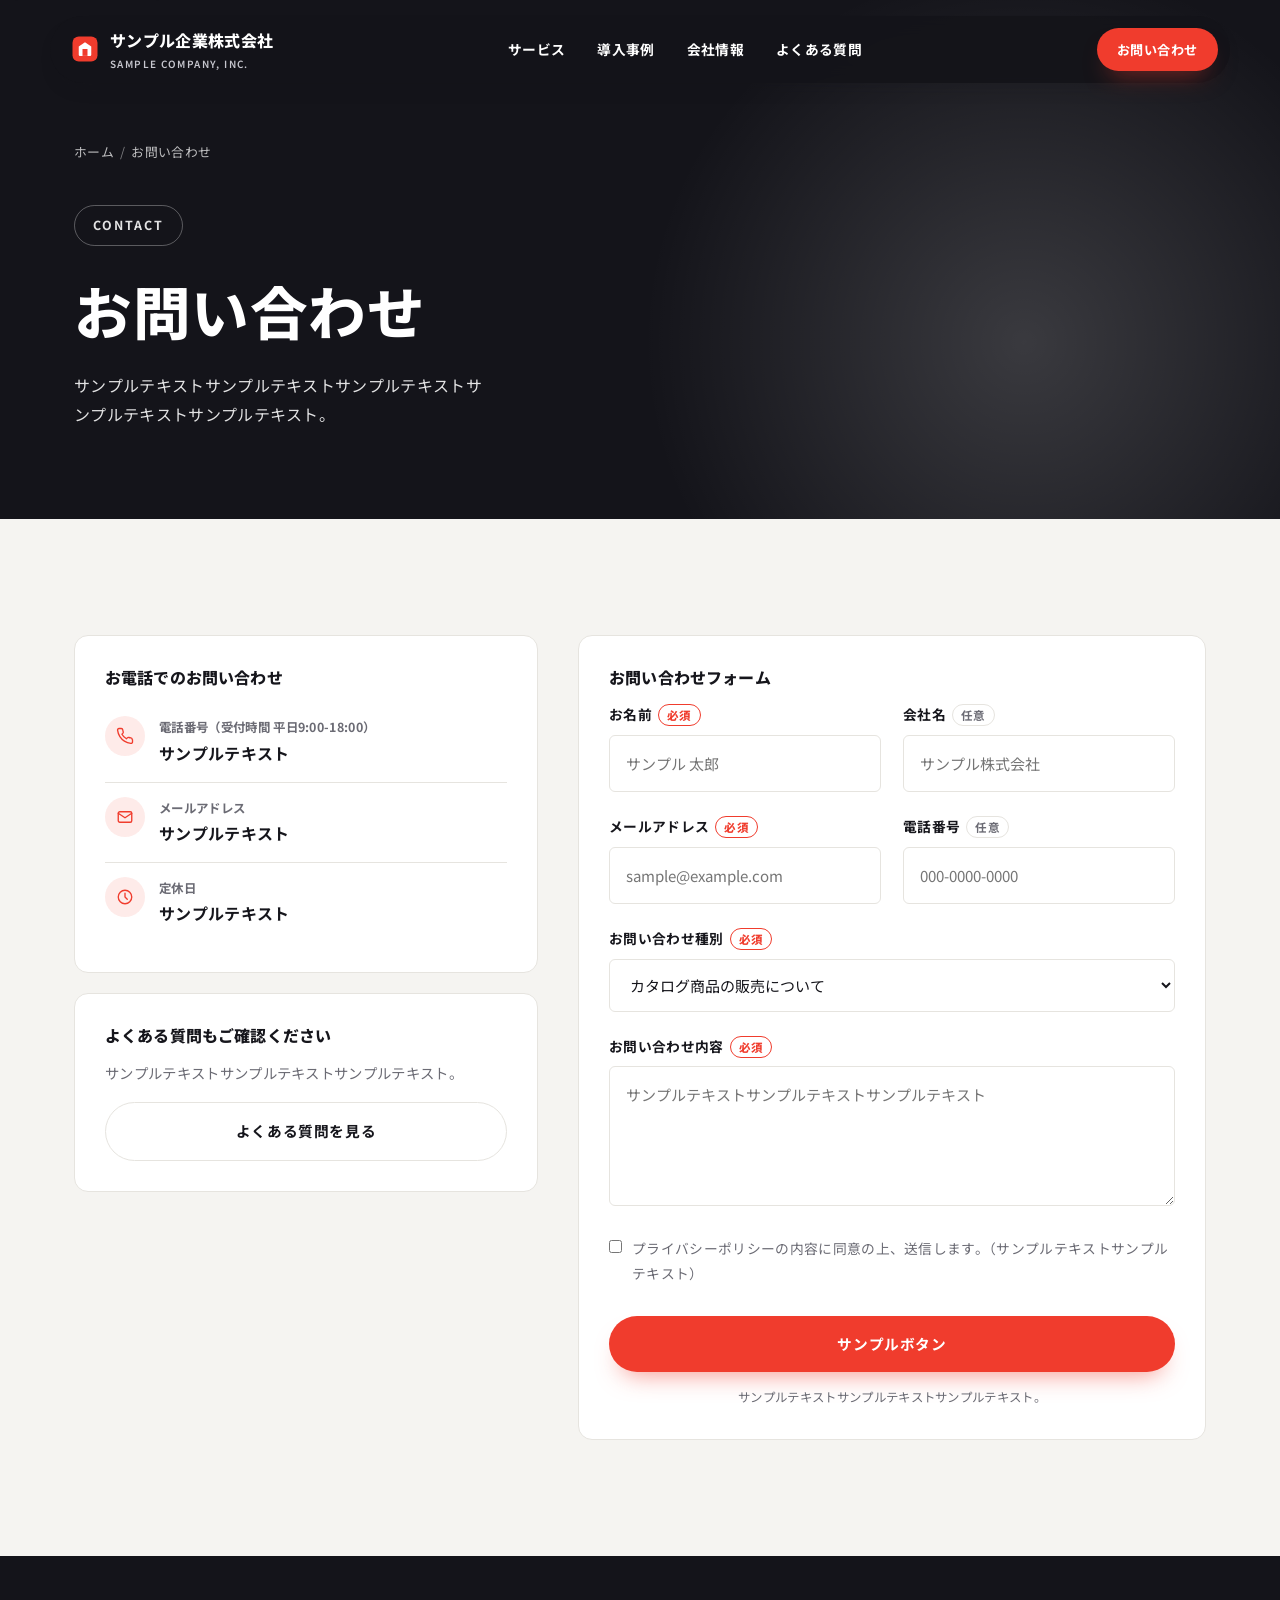
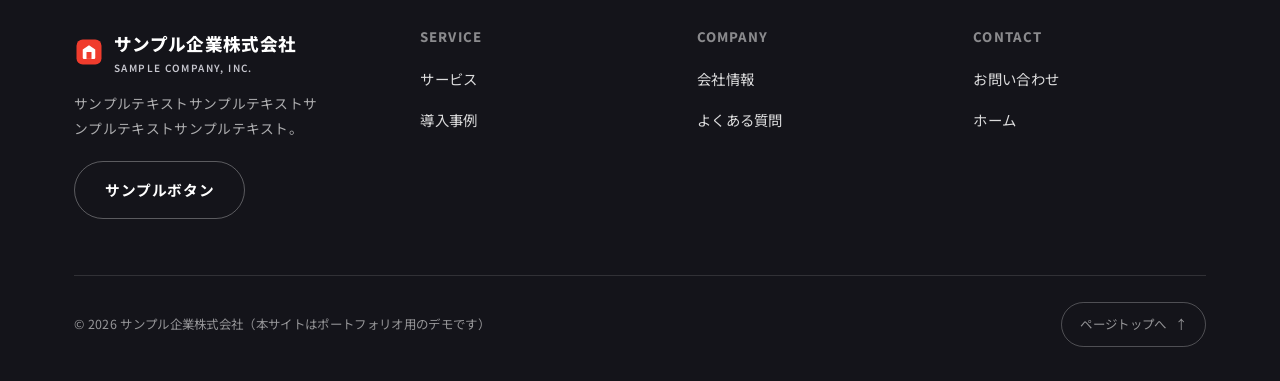
<file: contact.html>
<!DOCTYPE html>
<html lang="ja">
<head>
<meta charset="UTF-8">
<meta name="viewport" content="width=device-width, initial-scale=1.0">
<title>お問い合わせ｜サンプル企業株式会社（デモ）</title>
<meta name="description" content="サンプル企業へのお問い合わせページです。サービス・お見積り・採用に関するご相談を受け付けています（ポートフォリオ用デモページ）。">
<meta name="robots" content="noindex, nofollow">
<link rel="canonical" href="./contact.html">
<meta property="og:type" content="website">
<meta property="og:title" content="お問い合わせ｜サンプル企業株式会社">
<meta property="og:description" content="サービスやお見積りに関するお問い合わせページ（デモ）。">
<meta property="og:site_name" content="サンプル企業株式会社">
<meta property="og:image" content="assets/placeholder-wide.svg">
<meta name="twitter:card" content="summary_large_image">
<link rel="icon" type="image/svg+xml" href="assets/logo-mark.svg">
<link rel="preconnect" href="https://fonts.googleapis.com">
<link rel="preconnect" href="https://fonts.gstatic.com" crossorigin>
<link href="https://fonts.googleapis.com/css2?family=Noto+Sans+JP:wght@400;500;700;800;900&display=swap" rel="stylesheet">
<link rel="stylesheet" href="css/style.css">
</head>
<body id="top">
<a class="skip-link" href="#main">本文へスキップ</a>

<header class="site-header">
  <div class="header-bar">
    <a class="brand" href="index.html">
      <img src="assets/logo-mark.svg" alt="" width="30" height="30">
      <span>サンプル企業株式会社<span class="brand-en">SAMPLE COMPANY, INC.</span></span>
    </a>
    <nav class="global-nav" aria-label="グローバルナビゲーション">
      <ul>
        <li><a href="service.html">サービス</a></li>
        <li><a href="case-study.html">導入事例</a></li>
        <li><a href="company.html">会社情報</a></li>
        <li><a href="faq.html">よくある質問</a></li>
      </ul>
    </nav>
    <a class="btn btn-primary header-cta" href="contact.html" aria-current="page">お問い合わせ</a>
    <button type="button" class="nav-toggle" aria-expanded="false" aria-controls="mobile-nav" aria-label="メニューを開閉する"><span></span></button>
  </div>
</header>

<nav class="mobile-nav" id="mobile-nav" aria-label="モバイルナビゲーション">
  <ul>
    <li><a href="index.html">ホーム</a></li>
    <li><a href="service.html">サービス</a></li>
    <li><a href="case-study.html">導入事例</a></li>
    <li><a href="company.html">会社情報</a></li>
    <li><a href="faq.html">よくある質問</a></li>
    <li><a href="contact.html" aria-current="page">お問い合わせ</a></li>
  </ul>
  <a class="btn btn-primary" href="contact.html">お問い合わせはこちら</a>
</nav>

<main id="main">

  <section class="hero hero-sub">
    <div class="container">
      <ol class="breadcrumb" style="margin-bottom:20px;">
        <li><a href="index.html">ホーム</a></li>
        <li aria-current="page">お問い合わせ</li>
      </ol>
      <p class="hero-kicker">CONTACT</p>
      <h1>お問い合わせ</h1>
      <p>サンプルテキストサンプルテキストサンプルテキストサンプルテキストサンプルテキスト。</p>
    </div>
  </section>

  <section class="section">
    <div class="container">
      <div class="contact-layout">

        <div>
          <div class="contact-card">
            <h3>お電話でのお問い合わせ</h3>
            <div class="contact-method">
              <div class="icon-wrap" aria-hidden="true">
                <svg viewBox="0 0 24 24" fill="none" stroke-width="1.8" stroke-linecap="round" stroke-linejoin="round"><path d="M22 16.9v3a2 2 0 01-2.2 2 19.8 19.8 0 01-8.6-3.1 19.5 19.5 0 01-6-6A19.8 19.8 0 012.1 4.2 2 2 0 014 2h3a2 2 0 012 1.7c.1.9.3 1.8.6 2.7a2 2 0 01-.5 2.1L7.9 9.7a16 16 0 006 6l1.2-1.2a2 2 0 012.1-.5c.9.3 1.8.5 2.7.6a2 2 0 011.7 2z"/></svg>
              </div>
              <div>
                <p class="label">電話番号（受付時間 平日9:00-18:00）</p>
                <p class="value">サンプルテキスト</p>
              </div>
            </div>
            <div class="contact-method">
              <div class="icon-wrap" aria-hidden="true">
                <svg viewBox="0 0 24 24" fill="none" stroke-width="1.8" stroke-linecap="round" stroke-linejoin="round"><rect x="3" y="5" width="18" height="14" rx="2"/><path d="M3 7l9 6 9-6"/></svg>
              </div>
              <div>
                <p class="label">メールアドレス</p>
                <p class="value">サンプルテキスト</p>
              </div>
            </div>
            <div class="contact-method">
              <div class="icon-wrap" aria-hidden="true">
                <svg viewBox="0 0 24 24" fill="none" stroke-width="1.8" stroke-linecap="round" stroke-linejoin="round"><circle cx="12" cy="12" r="9"/><path d="M12 7v5l3 3"/></svg>
              </div>
              <div>
                <p class="label">定休日</p>
                <p class="value">サンプルテキスト</p>
              </div>
            </div>
          </div>

          <div class="contact-card">
            <h3>よくある質問もご確認ください</h3>
            <p style="color:var(--color-text-muted);font-size:0.9rem;margin-bottom:16px;">サンプルテキストサンプルテキストサンプルテキスト。</p>
            <a class="btn btn-outline btn-block" href="faq.html">よくある質問を見る</a>
          </div>
        </div>

        <div class="contact-card">
          <h3>お問い合わせフォーム</h3>
          <form novalidate>
            <div class="form-grid">
              <div class="form-grid cols-2">
                <div class="field">
                  <label for="name">お名前<span class="required">必須</span></label>
                  <input type="text" id="name" name="name" autocomplete="name" placeholder="サンプル 太郎">
                </div>
                <div class="field">
                  <label for="company">会社名<span class="optional">任意</span></label>
                  <input type="text" id="company" name="company" autocomplete="organization" placeholder="サンプル株式会社">
                </div>
              </div>

              <div class="form-grid cols-2">
                <div class="field">
                  <label for="email">メールアドレス<span class="required">必須</span></label>
                  <input type="email" id="email" name="email" autocomplete="email" placeholder="sample@example.com">
                </div>
                <div class="field">
                  <label for="tel">電話番号<span class="optional">任意</span></label>
                  <input type="tel" id="tel" name="tel" autocomplete="tel" placeholder="000-0000-0000">
                </div>
              </div>

              <div class="field">
                <label for="subject">お問い合わせ種別<span class="required">必須</span></label>
                <select id="subject" name="subject">
                  <option>カタログ商品の販売について</option>
                  <option>オリジナルユニフォームについて</option>
                  <option>事務服レンタルについて</option>
                  <option>資料請求</option>
                  <option>採用について</option>
                  <option>その他</option>
                </select>
              </div>

              <div class="field">
                <label for="message">お問い合わせ内容<span class="required">必須</span></label>
                <textarea id="message" name="message" placeholder="サンプルテキストサンプルテキストサンプルテキスト"></textarea>
              </div>

              <label class="checkbox-row">
                <input type="checkbox" id="privacy" name="privacy">
                <span>プライバシーポリシーの内容に同意の上、送信します。（サンプルテキストサンプルテキスト）</span>
              </label>

              <div class="form-submit">
                <button type="button" class="btn btn-primary btn-block">サンプルボタン</button>
                <p class="form-note">サンプルテキストサンプルテキストサンプルテキスト。</p>
              </div>
            </div>
          </form>
        </div>
      </div>
    </div>
  </section>

</main>

<footer class="site-footer">
  <div class="container">
    <div class="footer-top">
      <div class="footer-brand">
        <a class="brand" href="index.html">
          <img src="assets/logo-mark.svg" alt="" width="30" height="30">
          <span>サンプル企業株式会社<span class="brand-en">SAMPLE COMPANY, INC.</span></span>
        </a>
        <p>サンプルテキストサンプルテキストサンプルテキストサンプルテキスト。</p>
        <button type="button" class="btn btn-outline-inverse">サンプルボタン</button>
      </div>
      <nav class="footer-col" aria-label="サービス関連リンク">
        <h3>SERVICE</h3>
        <ul>
          <li><a href="service.html">サービス</a></li>
          <li><a href="case-study.html">導入事例</a></li>
        </ul>
      </nav>
      <nav class="footer-col" aria-label="会社情報関連リンク">
        <h3>COMPANY</h3>
        <ul>
          <li><a href="company.html">会社情報</a></li>
          <li><a href="faq.html">よくある質問</a></li>
        </ul>
      </nav>
      <nav class="footer-col" aria-label="お問い合わせ関連リンク">
        <h3>CONTACT</h3>
        <ul>
          <li><a href="contact.html">お問い合わせ</a></li>
          <li><a href="index.html">ホーム</a></li>
        </ul>
      </nav>
    </div>
    <div class="footer-bottom">
      <p>&copy; 2026 サンプル企業株式会社（本サイトはポートフォリオ用のデモです）</p>
      <a class="to-top" href="#top">ページトップへ<span aria-hidden="true"> ↑</span></a>
    </div>
  </div>
</footer>

<script src="js/script.js" defer></script>
</body>
</html>
</file>
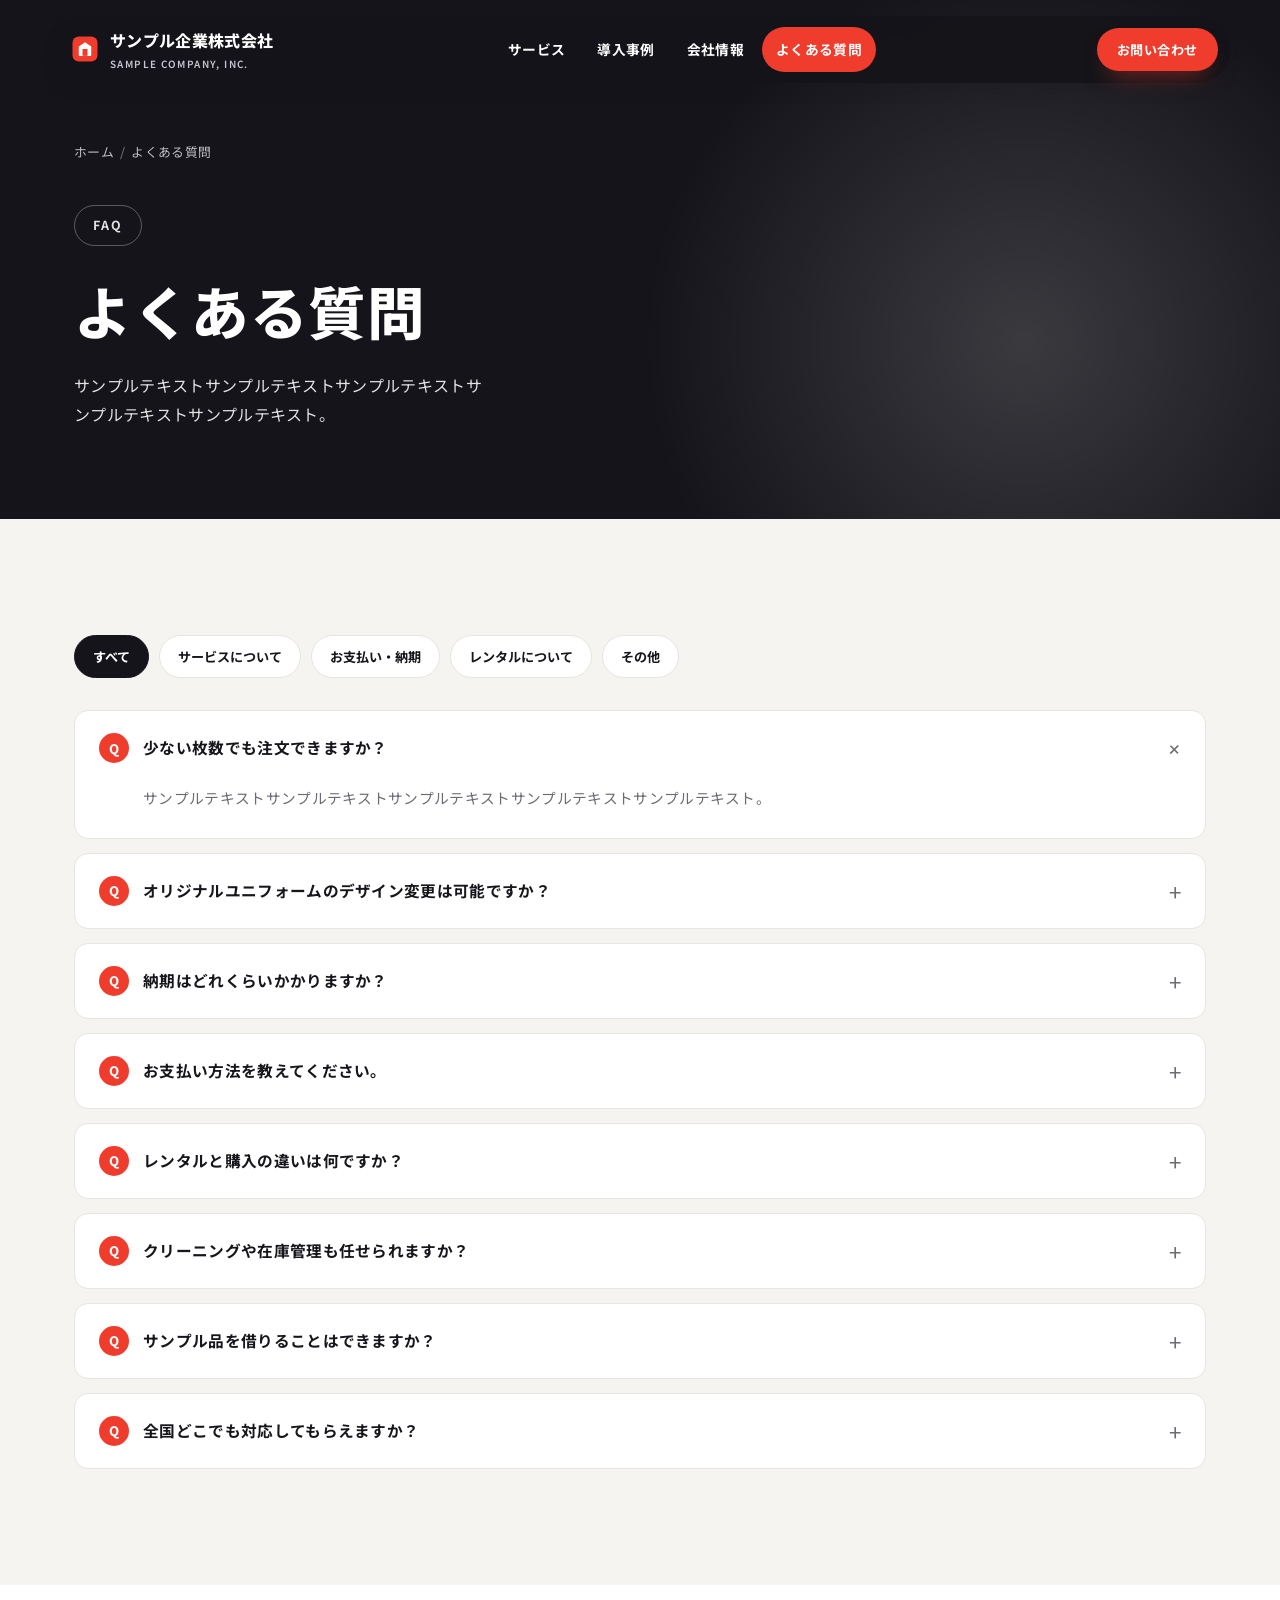
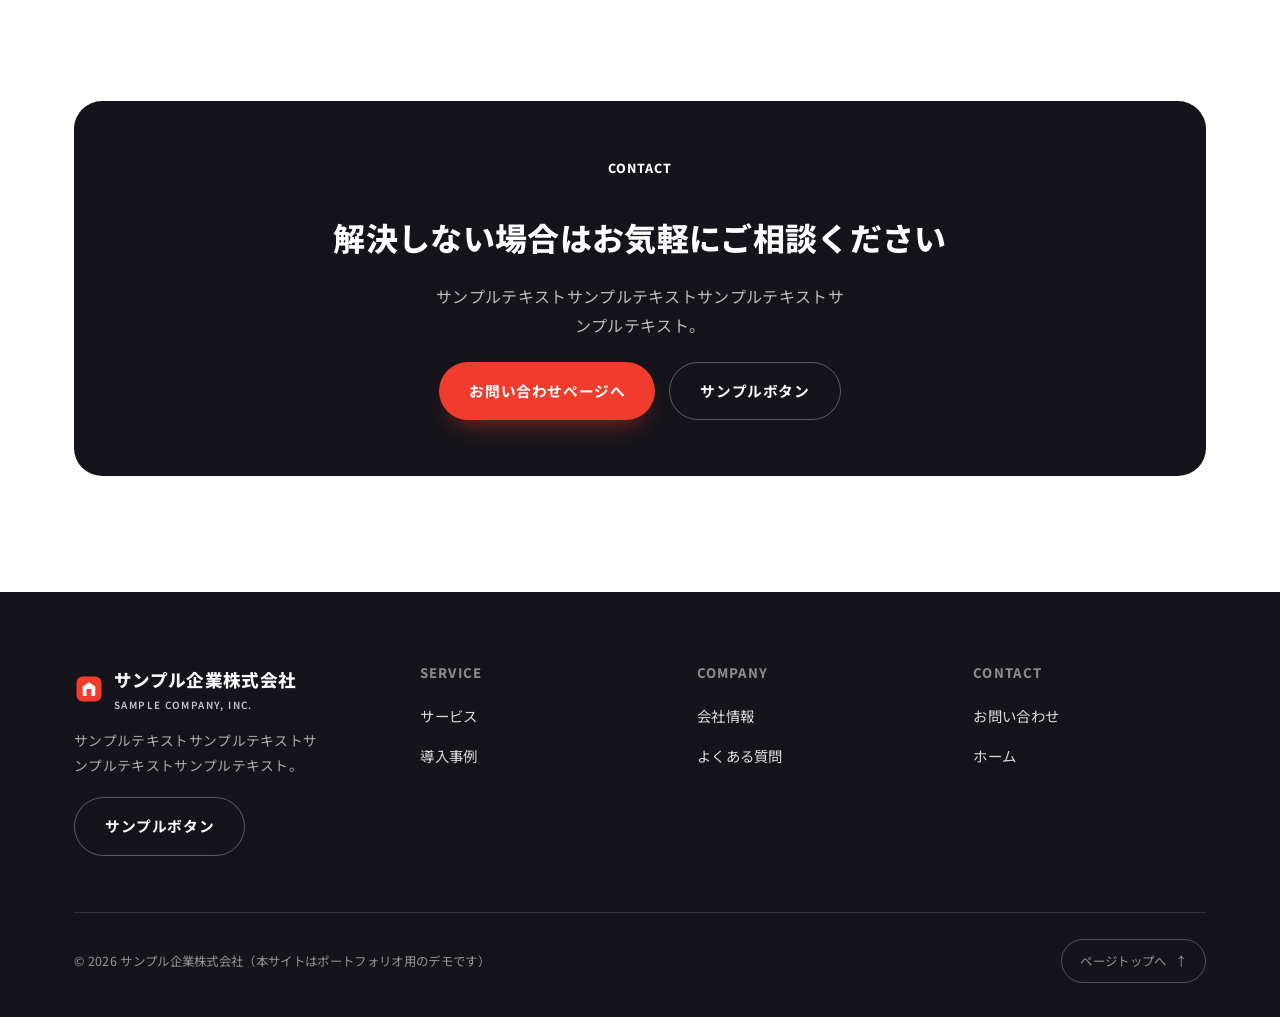
<file: faq.html>
<!DOCTYPE html>
<html lang="ja">
<head>
<meta charset="UTF-8">
<meta name="viewport" content="width=device-width, initial-scale=1.0">
<title>よくある質問｜サンプル企業株式会社（デモ）</title>
<meta name="description" content="サンプル企業のサービスに関するよくある質問をまとめました。カテゴリー別に絞り込んでご覧いただけます（ポートフォリオ用デモページ）。">
<meta name="robots" content="noindex, nofollow">
<link rel="canonical" href="./faq.html">
<meta property="og:type" content="website">
<meta property="og:title" content="よくある質問｜サンプル企業株式会社">
<meta property="og:description" content="サービス・お支払い・納期・レンタルに関するよくある質問ページ（デモ）。">
<meta property="og:site_name" content="サンプル企業株式会社">
<meta property="og:image" content="assets/placeholder-wide.svg">
<meta name="twitter:card" content="summary_large_image">
<link rel="icon" type="image/svg+xml" href="assets/logo-mark.svg">
<link rel="preconnect" href="https://fonts.googleapis.com">
<link rel="preconnect" href="https://fonts.gstatic.com" crossorigin>
<link href="https://fonts.googleapis.com/css2?family=Noto+Sans+JP:wght@400;500;700;800;900&display=swap" rel="stylesheet">
<link rel="stylesheet" href="css/style.css">
<script type="application/ld+json">
{
  "@context": "https://schema.org",
  "@type": "FAQPage",
  "mainEntity": [
    {
      "@type": "Question",
      "name": "少ない枚数でも注文できますか？",
      "acceptedAnswer": { "@type": "Answer", "text": "サンプルテキストサンプルテキストサンプルテキスト。" }
    },
    {
      "@type": "Question",
      "name": "納期はどれくらいかかりますか？",
      "acceptedAnswer": { "@type": "Answer", "text": "サンプルテキストサンプルテキストサンプルテキスト。" }
    }
  ]
}
</script>
</head>
<body id="top">
<a class="skip-link" href="#main">本文へスキップ</a>

<header class="site-header">
  <div class="header-bar">
    <a class="brand" href="index.html">
      <img src="assets/logo-mark.svg" alt="" width="30" height="30">
      <span>サンプル企業株式会社<span class="brand-en">SAMPLE COMPANY, INC.</span></span>
    </a>
    <nav class="global-nav" aria-label="グローバルナビゲーション">
      <ul>
        <li><a href="service.html">サービス</a></li>
        <li><a href="case-study.html">導入事例</a></li>
        <li><a href="company.html">会社情報</a></li>
        <li><a href="faq.html" aria-current="page">よくある質問</a></li>
      </ul>
    </nav>
    <a class="btn btn-primary header-cta" href="contact.html">お問い合わせ</a>
    <button type="button" class="nav-toggle" aria-expanded="false" aria-controls="mobile-nav" aria-label="メニューを開閉する"><span></span></button>
  </div>
</header>

<nav class="mobile-nav" id="mobile-nav" aria-label="モバイルナビゲーション">
  <ul>
    <li><a href="index.html">ホーム</a></li>
    <li><a href="service.html">サービス</a></li>
    <li><a href="case-study.html">導入事例</a></li>
    <li><a href="company.html">会社情報</a></li>
    <li><a href="faq.html" aria-current="page">よくある質問</a></li>
    <li><a href="contact.html">お問い合わせ</a></li>
  </ul>
  <a class="btn btn-primary" href="contact.html">お問い合わせはこちら</a>
</nav>

<main id="main">

  <section class="hero hero-sub">
    <div class="container">
      <ol class="breadcrumb" style="margin-bottom:20px;">
        <li><a href="index.html">ホーム</a></li>
        <li aria-current="page">よくある質問</li>
      </ol>
      <p class="hero-kicker">FAQ</p>
      <h1>よくある質問</h1>
      <p>サンプルテキストサンプルテキストサンプルテキストサンプルテキストサンプルテキスト。</p>
    </div>
  </section>

  <section class="section">
    <div class="container">

      <div class="faq-filter" role="group" aria-label="カテゴリーで絞り込む">
        <button type="button" data-filter="all" aria-pressed="true">すべて</button>
        <button type="button" data-filter="service" aria-pressed="false">サービスについて</button>
        <button type="button" data-filter="payment" aria-pressed="false">お支払い・納期</button>
        <button type="button" data-filter="rental" aria-pressed="false">レンタルについて</button>
        <button type="button" data-filter="other" aria-pressed="false">その他</button>
      </div>

      <div class="faq-list">
        <details class="faq-item" data-category="service" open>
          <summary><span class="q-mark" aria-hidden="true">Q</span>少ない枚数でも注文できますか？</summary>
          <p class="faq-answer">サンプルテキストサンプルテキストサンプルテキストサンプルテキストサンプルテキスト。</p>
        </details>

        <details class="faq-item" data-category="service">
          <summary><span class="q-mark" aria-hidden="true">Q</span>オリジナルユニフォームのデザイン変更は可能ですか？</summary>
          <p class="faq-answer">サンプルテキストサンプルテキストサンプルテキストサンプルテキストサンプルテキスト。</p>
        </details>

        <details class="faq-item" data-category="payment">
          <summary><span class="q-mark" aria-hidden="true">Q</span>納期はどれくらいかかりますか？</summary>
          <p class="faq-answer">サンプルテキストサンプルテキストサンプルテキストサンプルテキストサンプルテキスト。</p>
        </details>

        <details class="faq-item" data-category="payment">
          <summary><span class="q-mark" aria-hidden="true">Q</span>お支払い方法を教えてください。</summary>
          <p class="faq-answer">サンプルテキストサンプルテキストサンプルテキストサンプルテキストサンプルテキスト。</p>
        </details>

        <details class="faq-item" data-category="rental">
          <summary><span class="q-mark" aria-hidden="true">Q</span>レンタルと購入の違いは何ですか？</summary>
          <p class="faq-answer">サンプルテキストサンプルテキストサンプルテキストサンプルテキストサンプルテキスト。</p>
        </details>

        <details class="faq-item" data-category="rental">
          <summary><span class="q-mark" aria-hidden="true">Q</span>クリーニングや在庫管理も任せられますか？</summary>
          <p class="faq-answer">サンプルテキストサンプルテキストサンプルテキストサンプルテキストサンプルテキスト。</p>
        </details>

        <details class="faq-item" data-category="other">
          <summary><span class="q-mark" aria-hidden="true">Q</span>サンプル品を借りることはできますか？</summary>
          <p class="faq-answer">サンプルテキストサンプルテキストサンプルテキストサンプルテキストサンプルテキスト。</p>
        </details>

        <details class="faq-item" data-category="other">
          <summary><span class="q-mark" aria-hidden="true">Q</span>全国どこでも対応してもらえますか？</summary>
          <p class="faq-answer">サンプルテキストサンプルテキストサンプルテキストサンプルテキストサンプルテキスト。</p>
        </details>
      </div>
    </div>
  </section>

  <section class="section section-alt">
    <div class="container">
      <div class="cta-band">
        <p class="eyebrow" style="color:#fff;">CONTACT</p>
        <h2>解決しない場合はお気軽にご相談ください</h2>
        <p>サンプルテキストサンプルテキストサンプルテキストサンプルテキスト。</p>
        <div class="cta-actions">
          <a class="btn btn-primary" href="contact.html">お問い合わせページへ</a>
          <button type="button" class="btn btn-outline-inverse">サンプルボタン</button>
        </div>
      </div>
    </div>
  </section>

</main>

<footer class="site-footer">
  <div class="container">
    <div class="footer-top">
      <div class="footer-brand">
        <a class="brand" href="index.html">
          <img src="assets/logo-mark.svg" alt="" width="30" height="30">
          <span>サンプル企業株式会社<span class="brand-en">SAMPLE COMPANY, INC.</span></span>
        </a>
        <p>サンプルテキストサンプルテキストサンプルテキストサンプルテキスト。</p>
        <button type="button" class="btn btn-outline-inverse">サンプルボタン</button>
      </div>
      <nav class="footer-col" aria-label="サービス関連リンク">
        <h3>SERVICE</h3>
        <ul>
          <li><a href="service.html">サービス</a></li>
          <li><a href="case-study.html">導入事例</a></li>
        </ul>
      </nav>
      <nav class="footer-col" aria-label="会社情報関連リンク">
        <h3>COMPANY</h3>
        <ul>
          <li><a href="company.html">会社情報</a></li>
          <li><a href="faq.html">よくある質問</a></li>
        </ul>
      </nav>
      <nav class="footer-col" aria-label="お問い合わせ関連リンク">
        <h3>CONTACT</h3>
        <ul>
          <li><a href="contact.html">お問い合わせ</a></li>
          <li><a href="index.html">ホーム</a></li>
        </ul>
      </nav>
    </div>
    <div class="footer-bottom">
      <p>&copy; 2026 サンプル企業株式会社（本サイトはポートフォリオ用のデモです）</p>
      <a class="to-top" href="#top">ページトップへ<span aria-hidden="true"> ↑</span></a>
    </div>
  </div>
</footer>

<script src="js/script.js" defer></script>
</body>
</html>
</file>
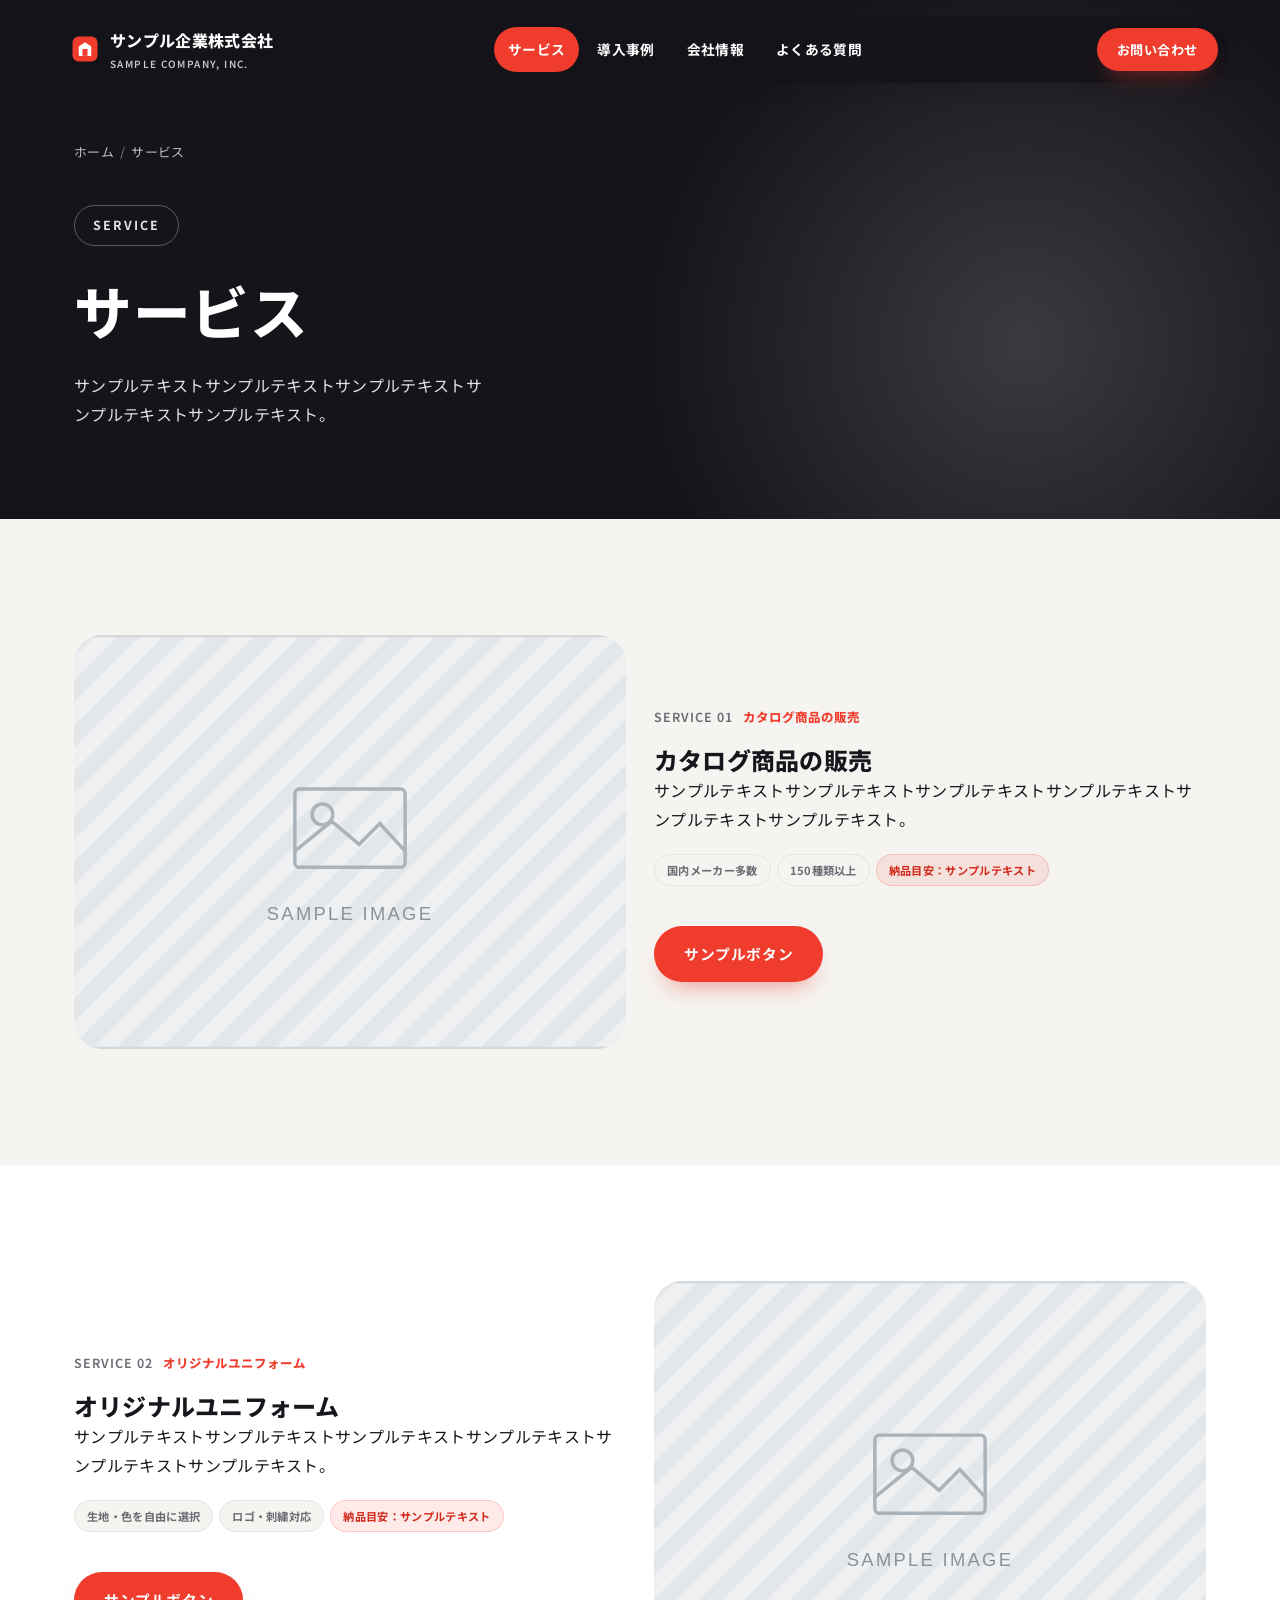
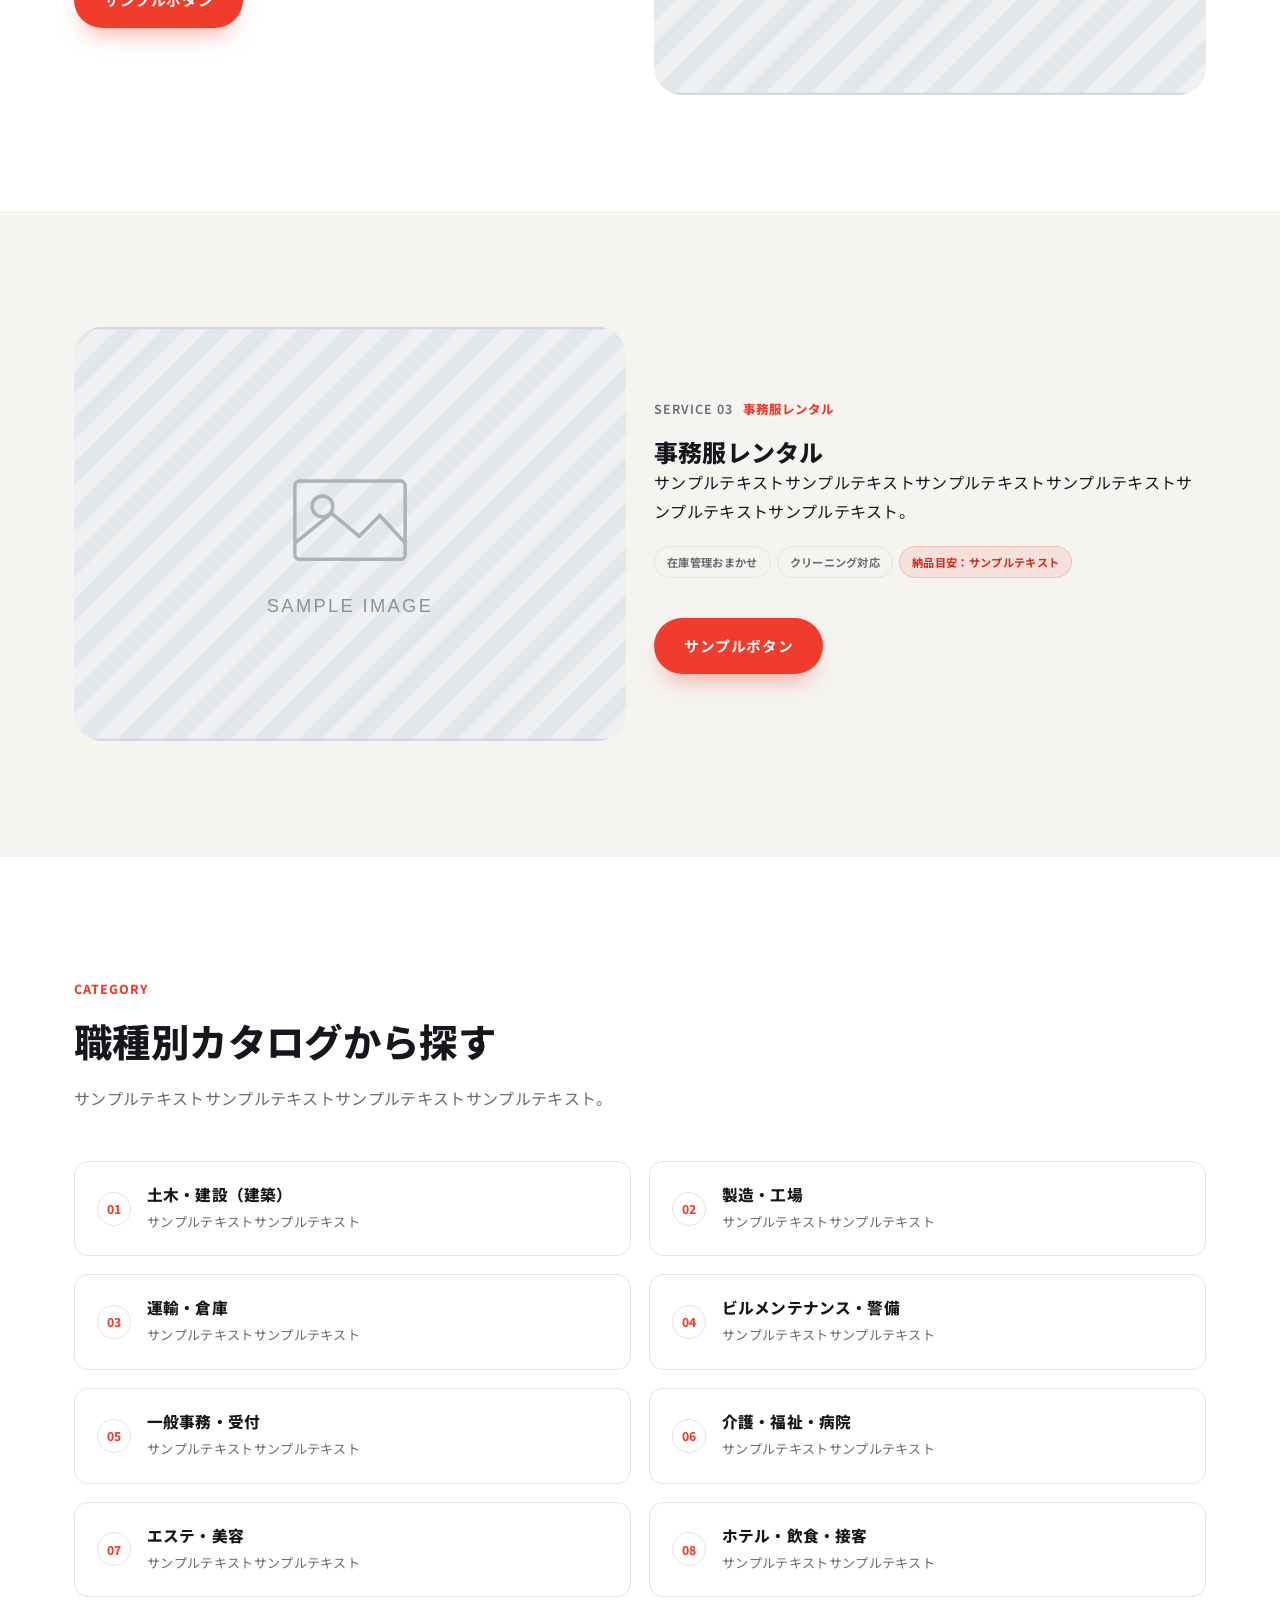
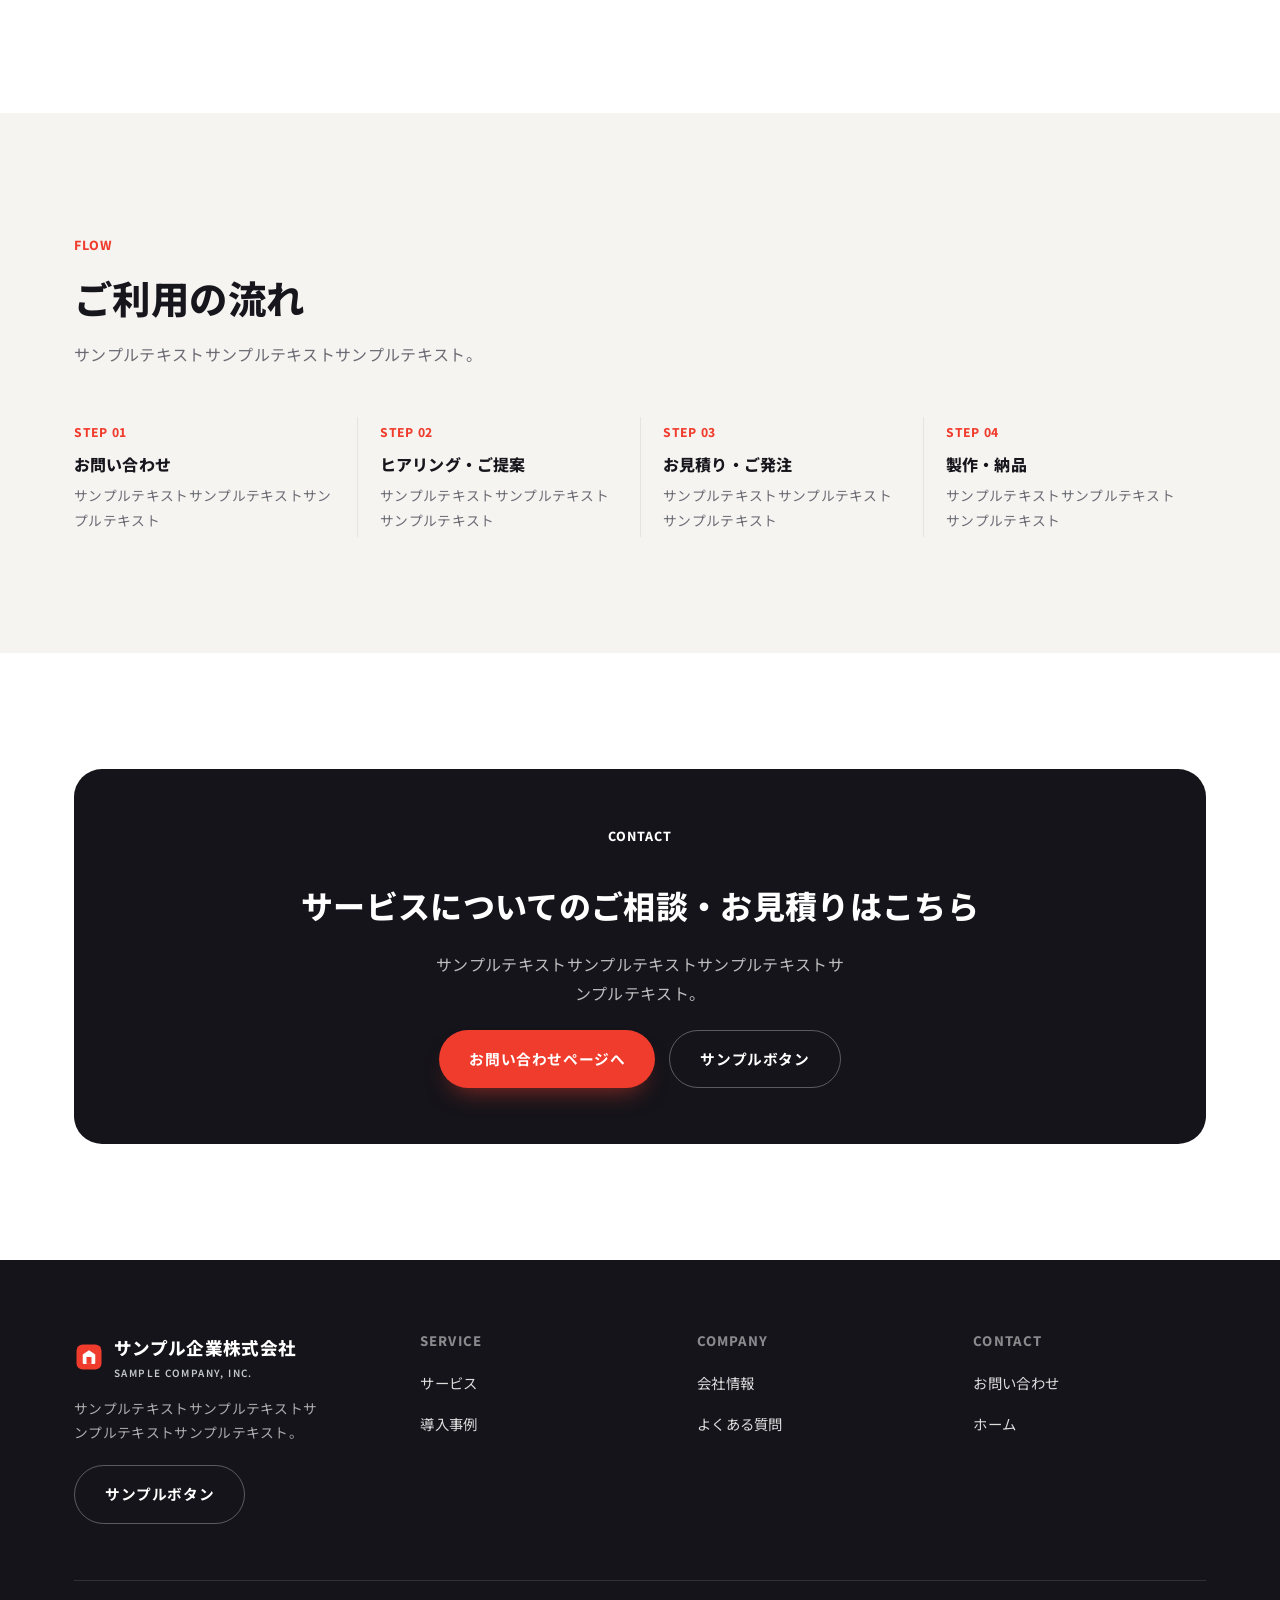
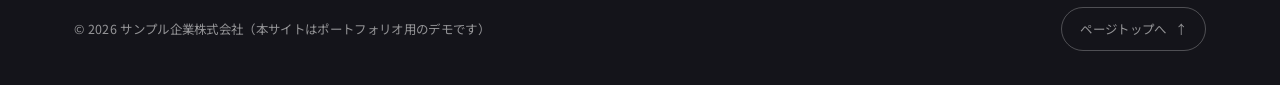
<file: service.html>
<!DOCTYPE html>
<html lang="ja">
<head>
<meta charset="UTF-8">
<meta name="viewport" content="width=device-width, initial-scale=1.0">
<title>サービス｜サンプル企業株式会社（デモ）</title>
<meta name="description" content="サンプル企業のサービス内容をご紹介します。カタログ商品の販売、オリジナルユニフォーム製作、事務服レンタルなど（ポートフォリオ用デモページ）。">
<meta name="robots" content="noindex, nofollow">
<link rel="canonical" href="./service.html">
<meta property="og:type" content="website">
<meta property="og:title" content="サービス｜サンプル企業株式会社">
<meta property="og:description" content="カタログ商品の販売・オリジナルユニフォーム製作・事務服レンタルのサービス紹介ページ（デモ）。">
<meta property="og:site_name" content="サンプル企業株式会社">
<meta property="og:image" content="assets/placeholder-wide.svg">
<meta name="twitter:card" content="summary_large_image">
<link rel="icon" type="image/svg+xml" href="assets/logo-mark.svg">
<link rel="preconnect" href="https://fonts.googleapis.com">
<link rel="preconnect" href="https://fonts.gstatic.com" crossorigin>
<link href="https://fonts.googleapis.com/css2?family=Noto+Sans+JP:wght@400;500;700;800;900&display=swap" rel="stylesheet">
<link rel="stylesheet" href="css/style.css">
</head>
<body id="top">
<a class="skip-link" href="#main">本文へスキップ</a>

<header class="site-header">
  <div class="header-bar">
    <a class="brand" href="index.html">
      <img src="assets/logo-mark.svg" alt="" width="30" height="30">
      <span>サンプル企業株式会社<span class="brand-en">SAMPLE COMPANY, INC.</span></span>
    </a>
    <nav class="global-nav" aria-label="グローバルナビゲーション">
      <ul>
        <li><a href="service.html" aria-current="page">サービス</a></li>
        <li><a href="case-study.html">導入事例</a></li>
        <li><a href="company.html">会社情報</a></li>
        <li><a href="faq.html">よくある質問</a></li>
      </ul>
    </nav>
    <a class="btn btn-primary header-cta" href="contact.html">お問い合わせ</a>
    <button type="button" class="nav-toggle" aria-expanded="false" aria-controls="mobile-nav" aria-label="メニューを開閉する"><span></span></button>
  </div>
</header>

<nav class="mobile-nav" id="mobile-nav" aria-label="モバイルナビゲーション">
  <ul>
    <li><a href="index.html">ホーム</a></li>
    <li><a href="service.html" aria-current="page">サービス</a></li>
    <li><a href="case-study.html">導入事例</a></li>
    <li><a href="company.html">会社情報</a></li>
    <li><a href="faq.html">よくある質問</a></li>
    <li><a href="contact.html">お問い合わせ</a></li>
  </ul>
  <a class="btn btn-primary" href="contact.html">お問い合わせはこちら</a>
</nav>

<main id="main">

  <section class="hero hero-sub">
    <div class="container">
      <ol class="breadcrumb" style="margin-bottom:20px;">
        <li><a href="index.html">ホーム</a></li>
        <li aria-current="page">サービス</li>
      </ol>
      <p class="hero-kicker">SERVICE</p>
      <h1>サービス</h1>
      <p>サンプルテキストサンプルテキストサンプルテキストサンプルテキストサンプルテキスト。</p>
    </div>
  </section>

  <section class="section" aria-labelledby="heading-s1">
    <div class="container">
      <div class="grid grid-2" style="align-items:center;">
        <div class="card-media" style="border-radius:var(--radius-l);">
          <img src="assets/placeholder-wide.svg" alt="サンプル画像" width="640" height="360" loading="lazy">
        </div>
        <div>
          <p class="eyebrow"><span class="num">SERVICE 01</span>カタログ商品の販売</p>
          <h2 id="heading-s1">カタログ商品の販売</h2>
          <p>サンプルテキストサンプルテキストサンプルテキストサンプルテキストサンプルテキストサンプルテキスト。</p>
          <div class="card-tags mt-40" style="margin-top:20px;">
            <span class="tag">国内メーカー多数</span>
            <span class="tag">150種類以上</span>
            <span class="tag tag-primary">納品目安：サンプルテキスト</span>
          </div>
          <div class="mt-40">
            <button type="button" class="btn btn-primary">サンプルボタン</button>
          </div>
        </div>
      </div>
    </div>
  </section>

  <section class="section section-alt" aria-labelledby="heading-s2">
    <div class="container">
      <div class="grid grid-2" style="align-items:center;">
        <div class="card-media" style="border-radius:var(--radius-l); order:2;">
          <img src="assets/placeholder-wide.svg" alt="サンプル画像" width="640" height="360" loading="lazy">
        </div>
        <div style="order:1;">
          <p class="eyebrow"><span class="num">SERVICE 02</span>オリジナルユニフォーム</p>
          <h2 id="heading-s2">オリジナルユニフォーム</h2>
          <p>サンプルテキストサンプルテキストサンプルテキストサンプルテキストサンプルテキストサンプルテキスト。</p>
          <div class="card-tags" style="margin-top:20px;">
            <span class="tag">生地・色を自由に選択</span>
            <span class="tag">ロゴ・刺繍対応</span>
            <span class="tag tag-primary">納品目安：サンプルテキスト</span>
          </div>
          <div class="mt-40">
            <button type="button" class="btn btn-primary">サンプルボタン</button>
          </div>
        </div>
      </div>
    </div>
  </section>

  <section class="section" aria-labelledby="heading-s3">
    <div class="container">
      <div class="grid grid-2" style="align-items:center;">
        <div class="card-media" style="border-radius:var(--radius-l);">
          <img src="assets/placeholder-wide.svg" alt="サンプル画像" width="640" height="360" loading="lazy">
        </div>
        <div>
          <p class="eyebrow"><span class="num">SERVICE 03</span>事務服レンタル</p>
          <h2 id="heading-s3">事務服レンタル</h2>
          <p>サンプルテキストサンプルテキストサンプルテキストサンプルテキストサンプルテキストサンプルテキスト。</p>
          <div class="card-tags" style="margin-top:20px;">
            <span class="tag">在庫管理おまかせ</span>
            <span class="tag">クリーニング対応</span>
            <span class="tag tag-primary">納品目安：サンプルテキスト</span>
          </div>
          <div class="mt-40">
            <button type="button" class="btn btn-primary">サンプルボタン</button>
          </div>
        </div>
      </div>
    </div>
  </section>

  <section class="section section-alt" aria-labelledby="heading-explore">
    <div class="container">
      <p class="eyebrow">CATEGORY</p>
      <div class="section-head">
        <h2 id="heading-explore">職種別カタログから探す</h2>
        <p>サンプルテキストサンプルテキストサンプルテキストサンプルテキスト。</p>
      </div>
      <div class="category-list">
        <div class="category-item">
          <span class="num" aria-hidden="true">01</span>
          <div><h3>土木・建設（建築）</h3><p>サンプルテキストサンプルテキスト</p></div>
        </div>
        <div class="category-item">
          <span class="num" aria-hidden="true">02</span>
          <div><h3>製造・工場</h3><p>サンプルテキストサンプルテキスト</p></div>
        </div>
        <div class="category-item">
          <span class="num" aria-hidden="true">03</span>
          <div><h3>運輸・倉庫</h3><p>サンプルテキストサンプルテキスト</p></div>
        </div>
        <div class="category-item">
          <span class="num" aria-hidden="true">04</span>
          <div><h3>ビルメンテナンス・警備</h3><p>サンプルテキストサンプルテキスト</p></div>
        </div>
        <div class="category-item">
          <span class="num" aria-hidden="true">05</span>
          <div><h3>一般事務・受付</h3><p>サンプルテキストサンプルテキスト</p></div>
        </div>
        <div class="category-item">
          <span class="num" aria-hidden="true">06</span>
          <div><h3>介護・福祉・病院</h3><p>サンプルテキストサンプルテキスト</p></div>
        </div>
        <div class="category-item">
          <span class="num" aria-hidden="true">07</span>
          <div><h3>エステ・美容</h3><p>サンプルテキストサンプルテキスト</p></div>
        </div>
        <div class="category-item">
          <span class="num" aria-hidden="true">08</span>
          <div><h3>ホテル・飲食・接客</h3><p>サンプルテキストサンプルテキスト</p></div>
        </div>
      </div>
    </div>
  </section>

  <section class="section" aria-labelledby="heading-flow">
    <div class="container">
      <p class="eyebrow">FLOW</p>
      <div class="section-head">
        <h2 id="heading-flow">ご利用の流れ</h2>
        <p>サンプルテキストサンプルテキストサンプルテキスト。</p>
      </div>
      <div class="flow-list">
        <div class="flow-step">
          <span class="step-num">STEP 01</span>
          <h3>お問い合わせ</h3>
          <p>サンプルテキストサンプルテキストサンプルテキスト</p>
        </div>
        <div class="flow-step">
          <span class="step-num">STEP 02</span>
          <h3>ヒアリング・ご提案</h3>
          <p>サンプルテキストサンプルテキストサンプルテキスト</p>
        </div>
        <div class="flow-step">
          <span class="step-num">STEP 03</span>
          <h3>お見積り・ご発注</h3>
          <p>サンプルテキストサンプルテキストサンプルテキスト</p>
        </div>
        <div class="flow-step">
          <span class="step-num">STEP 04</span>
          <h3>製作・納品</h3>
          <p>サンプルテキストサンプルテキストサンプルテキスト</p>
        </div>
      </div>
    </div>
  </section>

  <section class="section section-alt">
    <div class="container">
      <div class="cta-band">
        <p class="eyebrow" style="color:#fff;">CONTACT</p>
        <h2>サービスについてのご相談・お見積りはこちら</h2>
        <p>サンプルテキストサンプルテキストサンプルテキストサンプルテキスト。</p>
        <div class="cta-actions">
          <a class="btn btn-primary" href="contact.html">お問い合わせページへ</a>
          <button type="button" class="btn btn-outline-inverse">サンプルボタン</button>
        </div>
      </div>
    </div>
  </section>

</main>

<footer class="site-footer">
  <div class="container">
    <div class="footer-top">
      <div class="footer-brand">
        <a class="brand" href="index.html">
          <img src="assets/logo-mark.svg" alt="" width="30" height="30">
          <span>サンプル企業株式会社<span class="brand-en">SAMPLE COMPANY, INC.</span></span>
        </a>
        <p>サンプルテキストサンプルテキストサンプルテキストサンプルテキスト。</p>
        <button type="button" class="btn btn-outline-inverse">サンプルボタン</button>
      </div>
      <nav class="footer-col" aria-label="サービス関連リンク">
        <h3>SERVICE</h3>
        <ul>
          <li><a href="service.html">サービス</a></li>
          <li><a href="case-study.html">導入事例</a></li>
        </ul>
      </nav>
      <nav class="footer-col" aria-label="会社情報関連リンク">
        <h3>COMPANY</h3>
        <ul>
          <li><a href="company.html">会社情報</a></li>
          <li><a href="faq.html">よくある質問</a></li>
        </ul>
      </nav>
      <nav class="footer-col" aria-label="お問い合わせ関連リンク">
        <h3>CONTACT</h3>
        <ul>
          <li><a href="contact.html">お問い合わせ</a></li>
          <li><a href="index.html">ホーム</a></li>
        </ul>
      </nav>
    </div>
    <div class="footer-bottom">
      <p>&copy; 2026 サンプル企業株式会社（本サイトはポートフォリオ用のデモです）</p>
      <a class="to-top" href="#top">ページトップへ<span aria-hidden="true"> ↑</span></a>
    </div>
  </div>
</footer>

<script src="js/script.js" defer></script>
</body>
</html>
</file>
<file: css/style.css>
/* ============================================================
   Sample Corporate Site — Shared Stylesheet
   ============================================================ */

/* ---------- Reset ---------- */
*,
*::before,
*::after {
  box-sizing: border-box;
  margin: 0;
  padding: 0;
}

html {
  font-size: 100%;
  scroll-behavior: smooth;
  -webkit-text-size-adjust: 100%;
}

img,
svg {
  display: block;
  max-width: 100%;
  height: auto;
}

ul,
ol {
  list-style: none;
}

a {
  color: inherit;
  text-decoration: none;
}

button {
  font: inherit;
  color: inherit;
  background: none;
  border: none;
  cursor: pointer;
}

input,
textarea,
select {
  font: inherit;
  color: inherit;
}

/* ---------- Design tokens ---------- */
:root {
  --color-primary: #f03c2d;
  --color-primary-dark: #d22c1f;
  --color-black: #14141a;
  --color-black-soft: #1d1d24;
  --color-bg: #f5f4f1;
  --color-surface: #ffffff;
  --color-border: #e6e4df;
  --color-text: #16161c;
  --color-text-muted: #6b6b74;
  --color-text-inverse: #ffffff;

  --font-base: "Noto Sans JP", "Hiragino Kaku Gothic ProN", "Hiragino Sans",
    "Yu Gothic", sans-serif;

  --container-width: 1180px;
  --header-height: 76px;

  --radius-s: 6px;
  --radius-m: 14px;
  --radius-l: 28px;
  --radius-pill: 999px;

  --shadow-card: 0 12px 30px -18px rgba(20, 20, 26, 0.35);
  --shadow-header: 0 10px 24px -16px rgba(20, 20, 26, 0.4);

  --ease: cubic-bezier(0.22, 0.61, 0.36, 1);
}

/* ---------- Base ---------- */
body {
  font-family: var(--font-base);
  background-color: var(--color-bg);
  color: var(--color-text);
  line-height: 1.8;
  font-weight: 400;
  letter-spacing: 0.02em;
  -webkit-font-smoothing: antialiased;
}

main {
  display: block;
}

.container {
  width: 100%;
  max-width: var(--container-width);
  margin-inline: auto;
  padding-inline: 24px;
}

h1,
h2,
h3,
h4 {
  font-weight: 800;
  line-height: 1.4;
  letter-spacing: 0.01em;
}

.visually-hidden {
  position: absolute;
  width: 1px;
  height: 1px;
  overflow: hidden;
  clip: rect(0 0 0 0);
  white-space: nowrap;
}

.skip-link {
  position: absolute;
  top: -48px;
  left: 12px;
  background: var(--color-black);
  color: #fff;
  padding: 10px 18px;
  border-radius: var(--radius-s);
  z-index: 1000;
  transition: top 0.2s var(--ease);
}

.skip-link:focus {
  top: 12px;
}

/* ---------- Header ---------- */
.site-header {
  position: fixed;
  top: 0;
  z-index: 500;
  padding: 16px 0 0;
  width: 100%;
  pointer-events: none;
}

.header-bar {
  pointer-events: auto;
  max-width: var(--container-width);
  margin-inline: auto;
  display: flex;
  align-items: center;
  justify-content: space-between;
  gap: 16px;
  background: rgba(20, 20, 26, 0.92);
  backdrop-filter: blur(10px);
  color: #fff;
  border-radius: var(--radius-pill);
  padding: 10px 12px 10px 20px;
  margin-inline: 16px;
  box-shadow: var(--shadow-header);
  transition: background 0.3s var(--ease);
}
@media screen and (min-width: 1080px) {
  .header-bar {
    margin-inline: auto;
  }
}

.brand {
  display: flex;
  align-items: center;
  gap: 10px;
  font-weight: 800;
  font-size: 1rem;
  white-space: nowrap;
}

.brand img {
  width: 30px;
  height: 30px;
}

.brand-en {
  font-size: 0.62rem;
  letter-spacing: 0.14em;
  color: #c7c7cf;
  font-weight: 600;
  display: block;
}

.global-nav {
  display: none;
}

.global-nav ul {
  display: flex;
  align-items: center;
  gap: 4px;
}

.global-nav a {
  display: inline-block;
  padding: 10px 14px;
  font-size: 0.86rem;
  font-weight: 700;
  border-radius: var(--radius-pill);
  transition: background 0.2s var(--ease), color 0.2s var(--ease);
}

.global-nav a:hover,
.global-nav a[aria-current="page"] {
  background: var(--color-primary);
  color: #fff;
}

a.header-cta.btn {
  display: none;
  padding: 10px 20px;
  font-size: 0.82rem;
}

.nav-toggle {
  display: flex;
  align-items: center;
  justify-content: center;
  width: 44px;
  height: 44px;
  border-radius: 50%;
  background: rgba(255, 255, 255, 0.08);
  flex-shrink: 0;
}

.nav-toggle span,
.nav-toggle::before,
.nav-toggle::after {
  content: "";
  display: block;
  width: 18px;
  height: 2px;
  background: #fff;
  position: relative;
  transition: transform 0.25s var(--ease), opacity 0.25s var(--ease);
}

.nav-toggle::before {
  position: absolute;
  transform: translateY(-6px);
}

.nav-toggle::after {
  position: absolute;
  transform: translateY(6px);
}

.nav-toggle[aria-expanded="true"] span {
  opacity: 0;
}

.nav-toggle[aria-expanded="true"]::before {
  transform: rotate(45deg);
}

.nav-toggle[aria-expanded="true"]::after {
  transform: rotate(-45deg);
}

.mobile-nav {
  position: fixed;
  inset: 0;
  z-index: 400;
  background: var(--color-black);
  color: #fff;
  padding: calc(var(--header-height) + 32px) 28px 40px;
  display: flex;
  flex-direction: column;
  gap: 28px;
  transform: translateY(-100%);
  opacity: 0;
  transition: transform 0.35s var(--ease), opacity 0.3s var(--ease);
}

.mobile-nav.is-open {
  transform: translateY(0);
  opacity: 1;
}

.mobile-nav ul {
  display: flex;
  flex-direction: column;
  gap: 4px;
  font-size: 1.3rem;
  font-weight: 800;
}

.mobile-nav a {
  display: flex;
  align-items: center;
  justify-content: space-between;
  padding: 16px 4px;
  border-bottom: 1px solid rgba(255, 255, 255, 0.14);
}

.mobile-nav .btn {
  align-self: flex-start;
}

@media (min-width: 1080px) {
  .global-nav {
    display: block;
  }
  a.header-cta.btn {
    display: inline-flex;
  }
  .nav-toggle {
    display: none;
  }
  .mobile-nav {
    display: none;
  }
}

/* ---------- Buttons ---------- */
.btn {
  display: inline-flex;
  align-items: center;
  justify-content: center;
  gap: 8px;
  padding: 15px 30px;
  border-radius: var(--radius-pill);
  font-weight: 700;
  font-size: 0.92rem;
  letter-spacing: 0.04em;
  transition: transform 0.2s var(--ease), box-shadow 0.2s var(--ease),
    background 0.2s var(--ease), color 0.2s var(--ease);
}

.btn-primary {
  background: var(--color-primary);
  color: #fff;
  box-shadow: 0 14px 24px -12px rgba(240, 60, 45, 0.55);
}

.btn-primary:hover {
  background: var(--color-primary-dark);
  transform: translateY(-2px);
}

.btn-dark {
  background: var(--color-black);
  color: #fff;
}

.btn-dark:hover {
  background: var(--color-black-soft);
  transform: translateY(-2px);
}

.btn-outline {
  background: transparent;
  border: 1.5px solid var(--color-border);
  color: var(--color-text);
}

.btn-outline:hover {
  border-color: var(--color-black);
  transform: translateY(-2px);
}

.btn-outline-inverse {
  background: transparent;
  border: 1.5px solid rgba(255, 255, 255, 0.3);
  color: #fff;
}

.btn-outline-inverse:hover {
  border-color: var(--color-primary);
  color: var(--color-primary);
  transform: translateY(-2px);
}

.btn-block {
  width: 100%;
}

.btn[disabled],
.btn.is-sample {
  cursor: default;
}

/* ---------- Section eyebrow / heading ---------- */
.section {
  padding: 88px 0;
}

.section-tight {
  padding: 56px 0;
}

.section-alt {
  background: var(--color-surface);
}

.section-dark {
  background: var(--color-black);
  color: #fff;
}

.eyebrow {
  display: inline-flex;
  align-items: baseline;
  gap: 10px;
  font-size: 0.78rem;
  font-weight: 800;
  letter-spacing: 0.08em;
  color: var(--color-primary);
  margin-bottom: 14px;
}

.eyebrow .num {
  font-size: 0.78rem;
  color: var(--color-text-muted);
  font-weight: 600;
}

.section-dark .eyebrow .num {
  color: rgba(255, 255, 255, 0.5);
}

.section-head {
  max-width: 720px;
  margin-bottom: 48px;
}

.section-head h2 {
  font-size: clamp(1.6rem, 3vw, 2.4rem);
  margin-bottom: 16px;
}

.section-head p {
  color: var(--color-text-muted);
}

.section-dark .section-head p {
  color: rgba(255, 255, 255, 0.68);
}

.section-head-row {
  display: flex;
  align-items: flex-end;
  justify-content: space-between;
  gap: 24px;
  flex-wrap: wrap;
}

/* ---------- Hero ---------- */
.hero {
  position: relative;
  background: var(--color-primary);
  color: #fff;
  padding: calc(var(--header-height) + 64px) 0 90px;
  overflow: hidden;
  isolation: isolate;
}

.hero::after {
  content: "";
  position: absolute;
  inset: auto -10% -40% auto;
  width: 60%;
  aspect-ratio: 1;
  background: radial-gradient(
    circle at center,
    rgba(255, 255, 255, 0.16),
    transparent 70%
  );
  z-index: -1;
}

.hero-kicker {
  display: inline-block;
  font-size: 0.78rem;
  font-weight: 700;
  letter-spacing: 0.16em;
  padding: 8px 18px;
  border: 1px solid rgba(255, 255, 255, 0.5);
  border-radius: var(--radius-pill);
  margin-bottom: 26px;
}

.hero h1 {
  font-size: clamp(2.1rem, 5vw, 3.6rem);
  line-height: 1.35;
  max-width: 15ch;
}

.hero p {
  margin-top: 22px;
  max-width: 46ch;
  color: rgba(255, 255, 255, 0.88);
}

.hero-actions {
  margin-top: 36px;
  display: flex;
  gap: 14px;
  flex-wrap: wrap;
}

.hero-breadcrumb {
  margin-top: 28px;
}

.hero-sub {
  background: var(--color-black);
}

.hero-sub .hero-kicker {
  border-color: rgba(255, 255, 255, 0.3);
}

/* ---------- Breadcrumb ---------- */
.breadcrumb {
  display: flex;
  flex-wrap: wrap;
  gap: 6px;
  font-size: 0.8rem;
  color: rgba(255, 255, 255, 0.72);
}

.breadcrumb li:not(:last-child)::after {
  content: "/";
  margin-left: 6px;
  color: rgba(255, 255, 255, 0.45);
}

.breadcrumb a:hover {
  text-decoration: underline;
}

/* ---------- Grid layouts ---------- */
.grid {
  display: grid;
  gap: 28px;
}

.grid-2 {
  grid-template-columns: repeat(1, 1fr);
}

.grid-3 {
  grid-template-columns: repeat(1, 1fr);
}

.grid-4 {
  grid-template-columns: repeat(1, 1fr);
}

@media (min-width: 640px) {
  .grid-2 {
    grid-template-columns: repeat(2, 1fr);
  }
  .grid-4 {
    grid-template-columns: repeat(2, 1fr);
  }
}

@media (min-width: 900px) {
  .grid-3 {
    grid-template-columns: repeat(3, 1fr);
  }
  .grid-4 {
    grid-template-columns: repeat(4, 1fr);
  }
}

/* ---------- Cards ---------- */
.card {
  background: var(--color-surface);
  border-radius: var(--radius-m);
  overflow: hidden;
  border: 1px solid var(--color-border);
  display: flex;
  flex-direction: column;
  height: 100%;
  transition: transform 0.25s var(--ease), box-shadow 0.25s var(--ease);
}

.card:hover {
  transform: translateY(-6px);
  box-shadow: var(--shadow-card);
}

.card-media {
  aspect-ratio: 4 / 3;
  background: var(--color-bg);
  overflow: hidden;
}

.card-media img {
  width: 100%;
  height: 100%;
  object-fit: cover;
}

.card-body {
  padding: 24px;
  display: flex;
  flex-direction: column;
  gap: 12px;
  flex: 1;
}

.card-tags {
  display: flex;
  flex-wrap: wrap;
  gap: 6px;
}

.tag {
  display: inline-block;
  font-size: 0.7rem;
  font-weight: 700;
  padding: 5px 12px;
  border-radius: var(--radius-pill);
  background: var(--color-bg);
  color: var(--color-text-muted);
  border: 1px solid var(--color-border);
}

.tag-primary {
  background: rgba(240, 60, 45, 0.1);
  color: var(--color-primary-dark);
  border-color: rgba(240, 60, 45, 0.2);
}

.card-meta {
  font-size: 0.76rem;
  color: var(--color-text-muted);
  font-weight: 600;
  letter-spacing: 0.04em;
}

.card h3 {
  font-size: 1.08rem;
}

.card p {
  color: var(--color-text-muted);
  font-size: 0.92rem;
}

.card-foot {
  margin-top: auto;
  padding-top: 8px;
}

/* ---------- Service card (with lead-time badge) ---------- */
.service-card .card-media {
  position: relative;
}

.lead-time {
  position: absolute;
  left: 14px;
  bottom: 14px;
  background: rgba(20, 20, 26, 0.85);
  color: #fff;
  font-size: 0.72rem;
  font-weight: 700;
  padding: 8px 14px;
  border-radius: var(--radius-pill);
  backdrop-filter: blur(4px);
}

/* ---------- Icon feature list ---------- */
.icon-feature {
  display: flex;
  gap: 18px;
  padding: 28px;
  background: var(--color-surface);
  border: 1px solid var(--color-border);
  border-radius: var(--radius-m);
  height: 100%;
}

.icon-feature .icon-wrap {
  flex-shrink: 0;
  width: 52px;
  height: 52px;
  border-radius: 50%;
  background: rgba(240, 60, 45, 0.1);
  display: flex;
  align-items: center;
  justify-content: center;
}

.icon-feature .icon-wrap svg {
  width: 24px;
  height: 24px;
  stroke: var(--color-primary);
}

.icon-feature h3 {
  font-size: 1rem;
  margin-bottom: 8px;
}

.icon-feature p {
  color: var(--color-text-muted);
  font-size: 0.9rem;
}

/* ---------- Category badges (index / service explorer) ---------- */
.category-list {
  display: grid;
  grid-template-columns: repeat(1, 1fr);
  gap: 18px;
}

@media (min-width: 640px) {
  .category-list {
    grid-template-columns: repeat(2, 1fr);
  }
}

.category-item {
  display: flex;
  align-items: center;
  gap: 16px;
  padding: 22px;
  background: var(--color-surface);
  border-radius: var(--radius-m);
  border: 1px solid var(--color-border);
  transition: border-color 0.2s var(--ease), transform 0.2s var(--ease);
}

.category-item:hover {
  border-color: var(--color-primary);
  transform: translateY(-4px);
}

.category-item .num {
  font-size: 0.75rem;
  font-weight: 800;
  color: var(--color-primary);
  border: 1px solid var(--color-border);
  border-radius: 50%;
  width: 34px;
  height: 34px;
  display: flex;
  align-items: center;
  justify-content: center;
  flex-shrink: 0;
}

.category-item h3 {
  font-size: 0.98rem;
  margin-bottom: 4px;
}

.category-item p {
  font-size: 0.82rem;
  color: var(--color-text-muted);
}

/* ---------- Stats ---------- */
.stat-row {
  display: grid;
  grid-template-columns: repeat(2, 1fr);
  gap: 24px;
}

@media (min-width: 720px) {
  .stat-row {
    grid-template-columns: repeat(4, 1fr);
  }
}

.stat {
  padding: 26px 22px;
  background: var(--color-surface);
  border: 1px solid var(--color-border);
  border-radius: var(--radius-m);
}

.stat .value {
  font-size: clamp(1.8rem, 3vw, 2.4rem);
  font-weight: 800;
  color: var(--color-primary);
  display: flex;
  align-items: baseline;
  gap: 4px;
}

.stat .value small {
  font-size: 1rem;
  font-weight: 700;
  color: var(--color-text);
}

.stat .label {
  margin-top: 8px;
  font-size: 0.82rem;
  color: var(--color-text-muted);
  font-weight: 600;
}

/* ---------- Process / flow steps ---------- */
.flow-list {
  display: grid;
  gap: 0;
  grid-template-columns: repeat(1, 1fr);
  border-top: 1px solid var(--color-border);
}

@media (min-width: 720px) {
  .flow-list {
    grid-template-columns: repeat(4, 1fr);
    border-top: none;
  }
}

.flow-step {
  padding: 26px 22px 26px 0;
  border-bottom: 1px solid var(--color-border);
  position: relative;
}

@media (min-width: 720px) {
  .flow-step {
    border-bottom: none;
    border-left: 1px solid var(--color-border);
    padding: 4px 22px;
  }
  .flow-step:first-child {
    border-left: none;
    padding-left: 0;
  }
}

.flow-step .step-num {
  font-size: 0.75rem;
  font-weight: 800;
  color: var(--color-primary);
  letter-spacing: 0.06em;
  margin-bottom: 10px;
  display: block;
}

.flow-step h3 {
  font-size: 1rem;
  margin-bottom: 8px;
}

.flow-step p {
  font-size: 0.86rem;
  color: var(--color-text-muted);
}

/* ---------- CTA band ---------- */
.cta-band {
  background: var(--color-black);
  color: #fff;
  border-radius: var(--radius-l);
  padding: 56px;
  text-align: center;
  display: flex;
  flex-direction: column;
  align-items: center;
  gap: 22px;
}

.cta-band h2 {
  font-size: clamp(1.5rem, 3vw, 2rem);
}

.cta-band p {
  color: rgba(255, 255, 255, 0.72);
  max-width: 46ch;
}

.cta-actions {
  display: flex;
  gap: 14px;
  flex-wrap: wrap;
  justify-content: center;
}

/* ---------- News list ---------- */
.news-list {
  border-top: 1px solid var(--color-border);
}

.news-item {
  display: flex;
  flex-wrap: wrap;
  align-items: center;
  gap: 16px;
  padding: 20px 4px;
  border-bottom: 1px solid var(--color-border);
}

.news-item time {
  font-size: 0.82rem;
  font-weight: 700;
  color: var(--color-text-muted);
  width: 96px;
  flex-shrink: 0;
}

.news-item .tag {
  flex-shrink: 0;
}

.news-item p {
  flex: 1;
  min-width: 220px;
  font-size: 0.92rem;
}

/* ---------- Company info table ---------- */
.info-table {
  width: 100%;
  border-collapse: collapse;
}

.info-table th,
.info-table td {
  text-align: left;
  padding: 20px 16px;
  border-bottom: 1px solid var(--color-border);
  vertical-align: top;
}

.info-table th {
  width: 180px;
  font-weight: 700;
  font-size: 0.88rem;
  color: var(--color-text-muted);
}

.info-table td {
  font-size: 0.94rem;
}

/* ---------- Timeline (company history) ---------- */
.timeline {
  border-left: 2px solid var(--color-border);
  margin-left: 8px;
}

.timeline-item {
  position: relative;
  padding: 4px 0 32px 28px;
}

.timeline-item::before {
  content: "";
  position: absolute;
  left: -7px;
  top: 6px;
  width: 12px;
  height: 12px;
  border-radius: 50%;
  background: var(--color-primary);
  border: 3px solid var(--color-bg);
}

.timeline-item .year {
  font-weight: 800;
  color: var(--color-primary);
  font-size: 0.92rem;
  margin-bottom: 4px;
}

.timeline-item p {
  font-size: 0.9rem;
  color: var(--color-text-muted);
}

/* ---------- FAQ accordion ---------- */
.faq-list {
  display: flex;
  flex-direction: column;
  gap: 14px;
}

.faq-item {
  background: var(--color-surface);
  border: 1px solid var(--color-border);
  border-radius: var(--radius-m);
  overflow: hidden;
}

.faq-item summary {
  cursor: pointer;
  list-style: none;
  padding: 22px 56px 22px 24px;
  font-weight: 700;
  font-size: 0.98rem;
  display: flex;
  align-items: center;
  gap: 14px;
  position: relative;
}

.faq-item summary::-webkit-details-marker {
  display: none;
}

.faq-item summary .q-mark {
  flex-shrink: 0;
  width: 30px;
  height: 30px;
  border-radius: 50%;
  background: var(--color-primary);
  color: #fff;
  font-size: 0.82rem;
  font-weight: 800;
  display: flex;
  align-items: center;
  justify-content: center;
}

.faq-item summary::after {
  content: "+";
  position: absolute;
  right: 24px;
  top: 50%;
  transform: translateY(-50%);
  font-size: 1.4rem;
  font-weight: 400;
  color: var(--color-text-muted);
  transition: transform 0.25s var(--ease);
}

.faq-item[open] summary::after {
  transform: translateY(-50%) rotate(45deg);
}

.faq-answer {
  padding: 0 24px 26px 68px;
  color: var(--color-text-muted);
  font-size: 0.92rem;
}

.faq-filter {
  display: flex;
  flex-wrap: wrap;
  gap: 10px;
  margin-bottom: 32px;
}

.faq-filter button {
  padding: 9px 18px;
  border-radius: var(--radius-pill);
  border: 1px solid var(--color-border);
  font-size: 0.82rem;
  font-weight: 700;
  background: var(--color-surface);
}

.faq-filter button[aria-pressed="true"] {
  background: var(--color-black);
  color: #fff;
  border-color: var(--color-black);
}

/* ---------- Contact ---------- */
.contact-layout {
  display: grid;
  grid-template-columns: 1fr;
  gap: 40px;
}

@media (min-width: 960px) {
  .contact-layout {
    grid-template-columns: 0.85fr 1.15fr;
  }
}

.contact-card {
  background: var(--color-surface);
  border: 1px solid var(--color-border);
  border-radius: var(--radius-m);
  padding: 30px;
}

.contact-card + .contact-card {
  margin-top: 20px;
}

.contact-card h3 {
  font-size: 1rem;
  margin-bottom: 14px;
}

.contact-method {
  display: flex;
  align-items: flex-start;
  gap: 14px;
  padding: 14px 0;
  border-top: 1px solid var(--color-border);
}

.contact-method:first-of-type {
  border-top: none;
}

.contact-method .icon-wrap {
  width: 40px;
  height: 40px;
  border-radius: 50%;
  background: rgba(240, 60, 45, 0.1);
  display: flex;
  align-items: center;
  justify-content: center;
  flex-shrink: 0;
}

.contact-method .icon-wrap svg {
  width: 18px;
  height: 18px;
  stroke: var(--color-primary);
}

.contact-method .label {
  font-size: 0.78rem;
  font-weight: 700;
  color: var(--color-text-muted);
}

.contact-method .value {
  font-size: 1rem;
  font-weight: 700;
}

.form-grid {
  display: grid;
  grid-template-columns: 1fr;
  gap: 22px;
}

@media (min-width: 640px) {
  .form-grid.cols-2 {
    grid-template-columns: 1fr 1fr;
  }
}

.field label {
  display: block;
  font-size: 0.86rem;
  font-weight: 700;
  margin-bottom: 8px;
}

.field .required {
  color: var(--color-primary);
  font-size: 0.72rem;
  font-weight: 800;
  margin-left: 6px;
  border: 1px solid var(--color-primary);
  border-radius: var(--radius-pill);
  padding: 2px 8px;
}

.field .optional {
  color: var(--color-text-muted);
  font-size: 0.72rem;
  font-weight: 700;
  margin-left: 6px;
  border: 1px solid var(--color-border);
  border-radius: var(--radius-pill);
  padding: 2px 8px;
}

.field input,
.field textarea,
.field select {
  width: 100%;
  padding: 14px 16px;
  border: 1px solid var(--color-border);
  border-radius: var(--radius-s);
  background: var(--color-surface);
  font-size: 0.94rem;
}

.field input:focus,
.field textarea:focus,
.field select:focus {
  outline: 2px solid var(--color-primary);
  outline-offset: 1px;
}

.field textarea {
  resize: vertical;
  min-height: 140px;
}

.checkbox-row {
  display: flex;
  align-items: flex-start;
  gap: 10px;
  font-size: 0.86rem;
  color: var(--color-text-muted);
}

.checkbox-row input {
  margin-top: 4px;
}

.form-submit {
  display: flex;
  flex-direction: column;
  align-items: center;
  gap: 14px;
  padding-top: 8px;
}

.form-note {
  font-size: 0.78rem;
  color: var(--color-text-muted);
  text-align: center;
}

/* ---------- Footer ---------- */
.site-footer {
  background: var(--color-black);
  color: #fff;
  padding: 72px 0 0;
}

.footer-top {
  display: grid;
  grid-template-columns: 1fr;
  gap: 44px;
  padding-bottom: 56px;
  border-bottom: 1px solid rgba(255, 255, 255, 0.12);
}

@media (min-width: 780px) {
  .footer-top {
    grid-template-columns: 1.3fr repeat(3, 1fr);
  }
}

.footer-brand .brand {
  font-size: 1.1rem;
  margin-bottom: 14px;
}

.footer-brand p {
  color: rgba(255, 255, 255, 0.65);
  font-size: 0.86rem;
  max-width: 32ch;
  margin-bottom: 20px;
}

.footer-col h3 {
  font-size: 0.82rem;
  letter-spacing: 0.08em;
  color: rgba(255, 255, 255, 0.5);
  margin-bottom: 18px;
}

.footer-col ul {
  display: flex;
  flex-direction: column;
  gap: 12px;
}

.footer-col a {
  font-size: 0.9rem;
  color: rgba(255, 255, 255, 0.85);
  transition: color 0.2s var(--ease);
}

.footer-col a:hover {
  color: var(--color-primary);
}

.footer-bottom {
  display: flex;
  flex-wrap: wrap;
  align-items: center;
  justify-content: space-between;
  gap: 16px;
  padding: 26px 0 34px;
  font-size: 0.78rem;
  color: rgba(255, 255, 255, 0.55);
}

.to-top {
  display: inline-flex;
  align-items: center;
  gap: 8px;
  border: 1px solid rgba(255, 255, 255, 0.25);
  border-radius: var(--radius-pill);
  padding: 10px 18px;
}

.to-top:hover {
  border-color: var(--color-primary);
  color: var(--color-primary);
}

/* ---------- Misc utility ---------- */
.text-center {
  text-align: center;
  margin-inline: auto;
}

.mt-40 {
  margin-top: 40px;
}

.divider {
  height: 1px;
  background: var(--color-border);
  margin: 64px 0;
}

@media (min-width: 720px) {
  .section {
    padding: 116px 0;
  }
}
</file>
